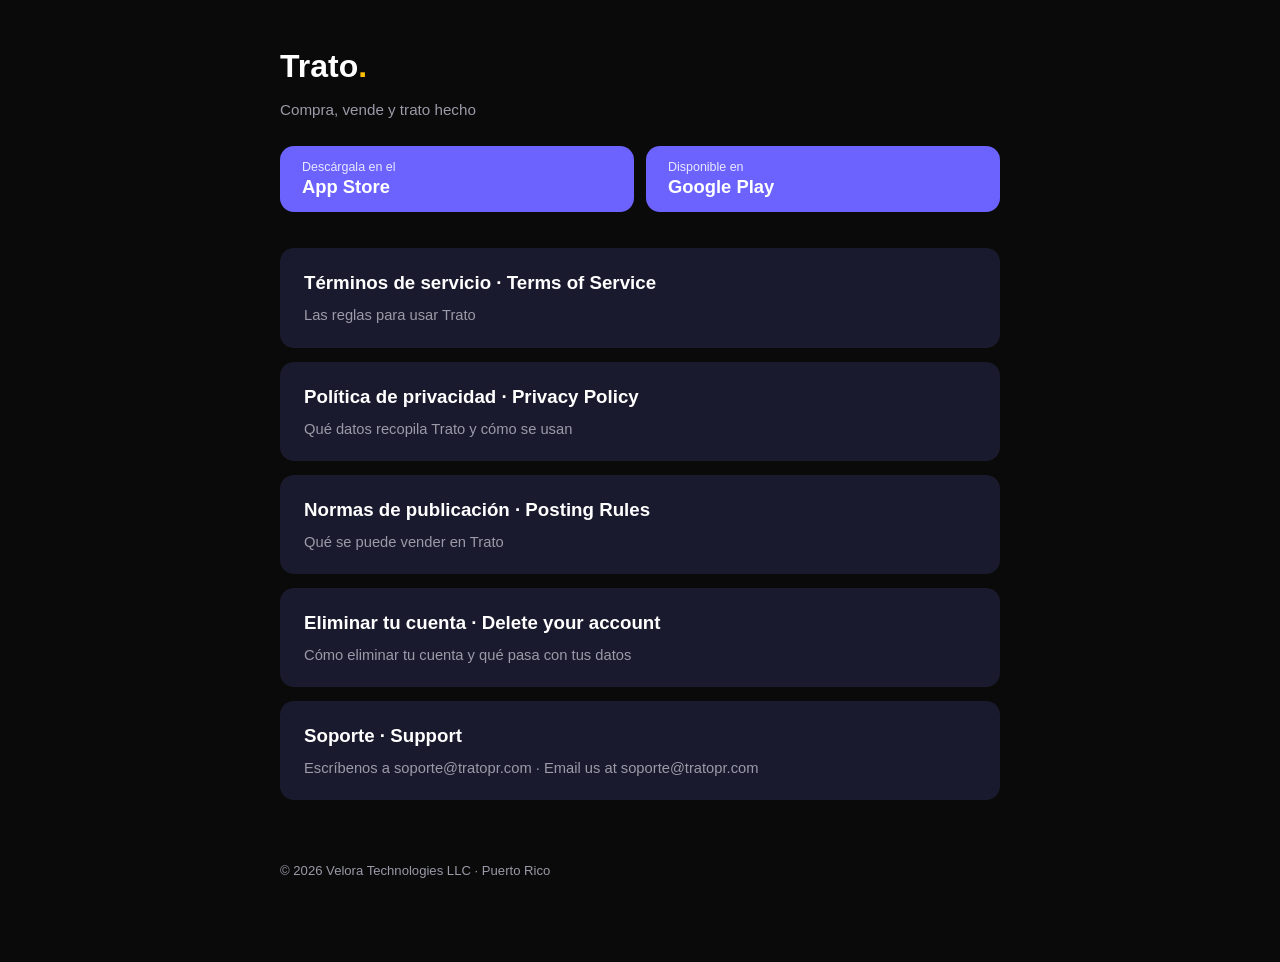
<file: index.html>
<!DOCTYPE html>
<html lang="es">
<head>
<meta charset="utf-8">
<meta name="viewport" content="width=device-width, initial-scale=1">
<title>Trato — Compra, vende y trato hecho</title>
<meta name="apple-itunes-app" content="app-id=6792514083">
<link rel="stylesheet" href="style.css">
</head>
<body>
<main>
  <a class="brand" href="./">Trato<span>.</span></a>
  <p class="tagline">Compra, vende y trato hecho</p>

  <div class="stores">
    <a class="store" href="https://apps.apple.com/us/app/trato-pr/id6792514083">
      <small>Descárgala en el</small>App Store
    </a>
    <a class="store" href="https://play.google.com/store/apps/details?id=com.trato.marketplace">
      <small>Disponible en</small>Google Play
    </a>
  </div>

  <a class="card" href="terminos.html">
    <h3>Términos de servicio · Terms of Service</h3>
    <p>Las reglas para usar Trato</p>
  </a>
  <a class="card" href="privacidad.html">
    <h3>Política de privacidad · Privacy Policy</h3>
    <p>Qué datos recopila Trato y cómo se usan</p>
  </a>
  <a class="card" href="normas.html">
    <h3>Normas de publicación · Posting Rules</h3>
    <p>Qué se puede vender en Trato</p>
  </a>
  <a class="card" href="eliminar-cuenta.html">
    <h3>Eliminar tu cuenta · Delete your account</h3>
    <p>Cómo eliminar tu cuenta y qué pasa con tus datos</p>
  </a>

  <a class="card" href="mailto:soporte@tratopr.com">
    <h3>Soporte · Support</h3>
    <p>Escríbenos a soporte@tratopr.com · Email us at soporte@tratopr.com</p>
  </a>

  <footer>© 2026 Velora Technologies LLC · Puerto Rico</footer>
</main>
</body>
</html>
</file>
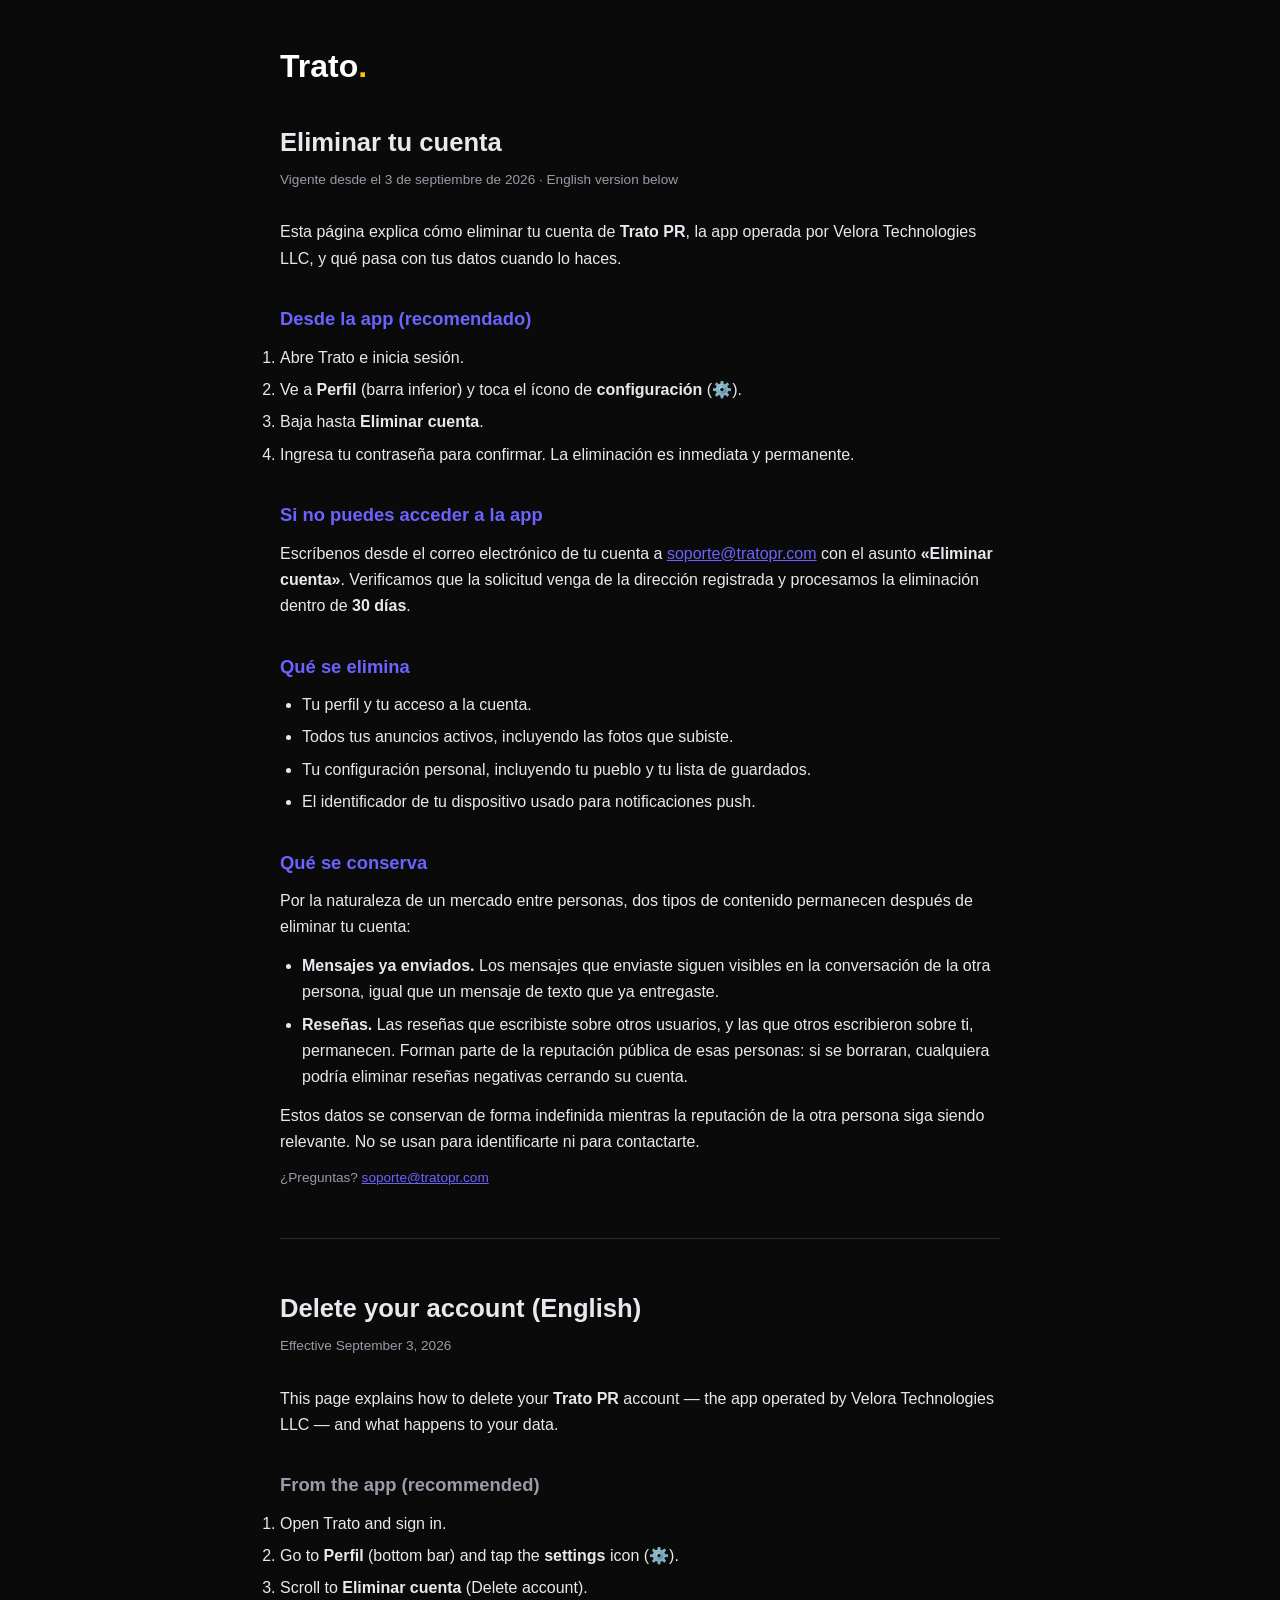
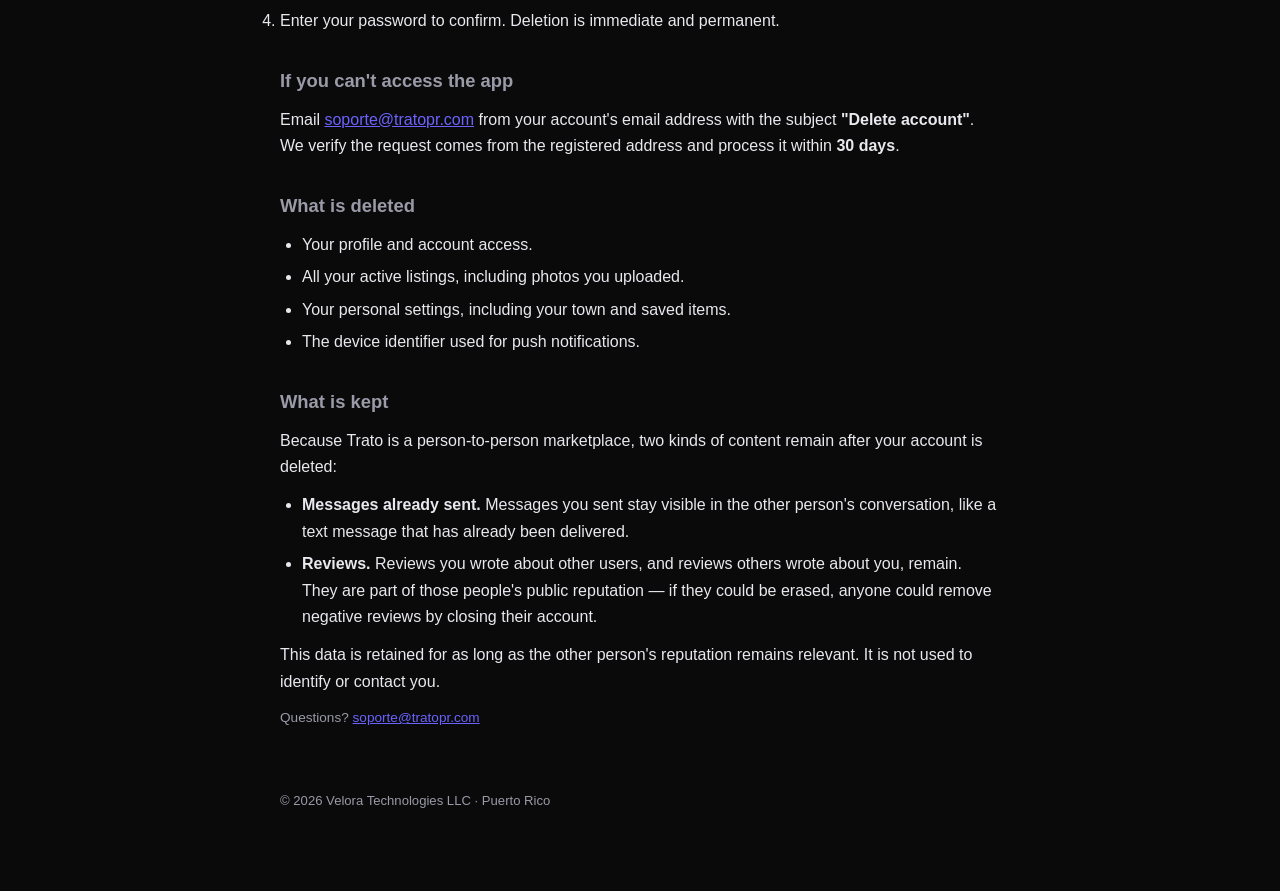
<file: eliminar-cuenta.html>
<!DOCTYPE html>
<html lang="es">
<head>
<meta charset="utf-8">
<meta name="viewport" content="width=device-width, initial-scale=1">
<title>Eliminar tu cuenta — Trato</title>
<link rel="stylesheet" href="style.css">
</head>
<body>
<main>
  <a class="brand" href="./">Trato<span>.</span></a>
  <h1>Eliminar tu cuenta</h1>
  <p class="updated">Vigente desde el 3 de septiembre de 2026 · English version below</p>

  <p>Esta página explica cómo eliminar tu cuenta de <strong>Trato PR</strong>, la app operada por Velora Technologies LLC, y qué pasa con tus datos cuando lo haces.</p>

  <h2>Desde la app (recomendado)</h2>
  <ol>
    <li>Abre Trato e inicia sesión.</li>
    <li>Ve a <strong>Perfil</strong> (barra inferior) y toca el ícono de <strong>configuración</strong> (⚙️).</li>
    <li>Baja hasta <strong>Eliminar cuenta</strong>.</li>
    <li>Ingresa tu contraseña para confirmar. La eliminación es inmediata y permanente.</li>
  </ol>

  <h2>Si no puedes acceder a la app</h2>
  <p>Escríbenos desde el correo electrónico de tu cuenta a <a href="mailto:soporte@tratopr.com">soporte@tratopr.com</a> con el asunto <strong>«Eliminar cuenta»</strong>. Verificamos que la solicitud venga de la dirección registrada y procesamos la eliminación dentro de <strong>30 días</strong>.</p>

  <h2>Qué se elimina</h2>
  <ul>
    <li>Tu perfil y tu acceso a la cuenta.</li>
    <li>Todos tus anuncios activos, incluyendo las fotos que subiste.</li>
    <li>Tu configuración personal, incluyendo tu pueblo y tu lista de guardados.</li>
    <li>El identificador de tu dispositivo usado para notificaciones push.</li>
  </ul>

  <h2>Qué se conserva</h2>
  <p>Por la naturaleza de un mercado entre personas, dos tipos de contenido permanecen después de eliminar tu cuenta:</p>
  <ul>
    <li><strong>Mensajes ya enviados.</strong> Los mensajes que enviaste siguen visibles en la conversación de la otra persona, igual que un mensaje de texto que ya entregaste.</li>
    <li><strong>Reseñas.</strong> Las reseñas que escribiste sobre otros usuarios, y las que otros escribieron sobre ti, permanecen. Forman parte de la reputación pública de esas personas: si se borraran, cualquiera podría eliminar reseñas negativas cerrando su cuenta.</li>
  </ul>
  <p>Estos datos se conservan de forma indefinida mientras la reputación de la otra persona siga siendo relevante. No se usan para identificarte ni para contactarte.</p>

  <p class="updated">¿Preguntas? <a href="mailto:soporte@tratopr.com">soporte@tratopr.com</a></p>

  <hr class="divider">

  <h1>Delete your account (English)</h1>
  <p class="updated">Effective September 3, 2026</p>

  <p>This page explains how to delete your <strong>Trato PR</strong> account — the app operated by Velora Technologies LLC — and what happens to your data.</p>

  <h2 class="en">From the app (recommended)</h2>
  <ol>
    <li>Open Trato and sign in.</li>
    <li>Go to <strong>Perfil</strong> (bottom bar) and tap the <strong>settings</strong> icon (⚙️).</li>
    <li>Scroll to <strong>Eliminar cuenta</strong> (Delete account).</li>
    <li>Enter your password to confirm. Deletion is immediate and permanent.</li>
  </ol>

  <h2 class="en">If you can't access the app</h2>
  <p>Email <a href="mailto:soporte@tratopr.com">soporte@tratopr.com</a> from your account's email address with the subject <strong>"Delete account"</strong>. We verify the request comes from the registered address and process it within <strong>30 days</strong>.</p>

  <h2 class="en">What is deleted</h2>
  <ul>
    <li>Your profile and account access.</li>
    <li>All your active listings, including photos you uploaded.</li>
    <li>Your personal settings, including your town and saved items.</li>
    <li>The device identifier used for push notifications.</li>
  </ul>

  <h2 class="en">What is kept</h2>
  <p>Because Trato is a person-to-person marketplace, two kinds of content remain after your account is deleted:</p>
  <ul>
    <li><strong>Messages already sent.</strong> Messages you sent stay visible in the other person's conversation, like a text message that has already been delivered.</li>
    <li><strong>Reviews.</strong> Reviews you wrote about other users, and reviews others wrote about you, remain. They are part of those people's public reputation — if they could be erased, anyone could remove negative reviews by closing their account.</li>
  </ul>
  <p>This data is retained for as long as the other person's reputation remains relevant. It is not used to identify or contact you.</p>

  <p class="updated">Questions? <a href="mailto:soporte@tratopr.com">soporte@tratopr.com</a></p>

  <footer>© 2026 Velora Technologies LLC · Puerto Rico</footer>
</main>
</body>
</html>
</file>
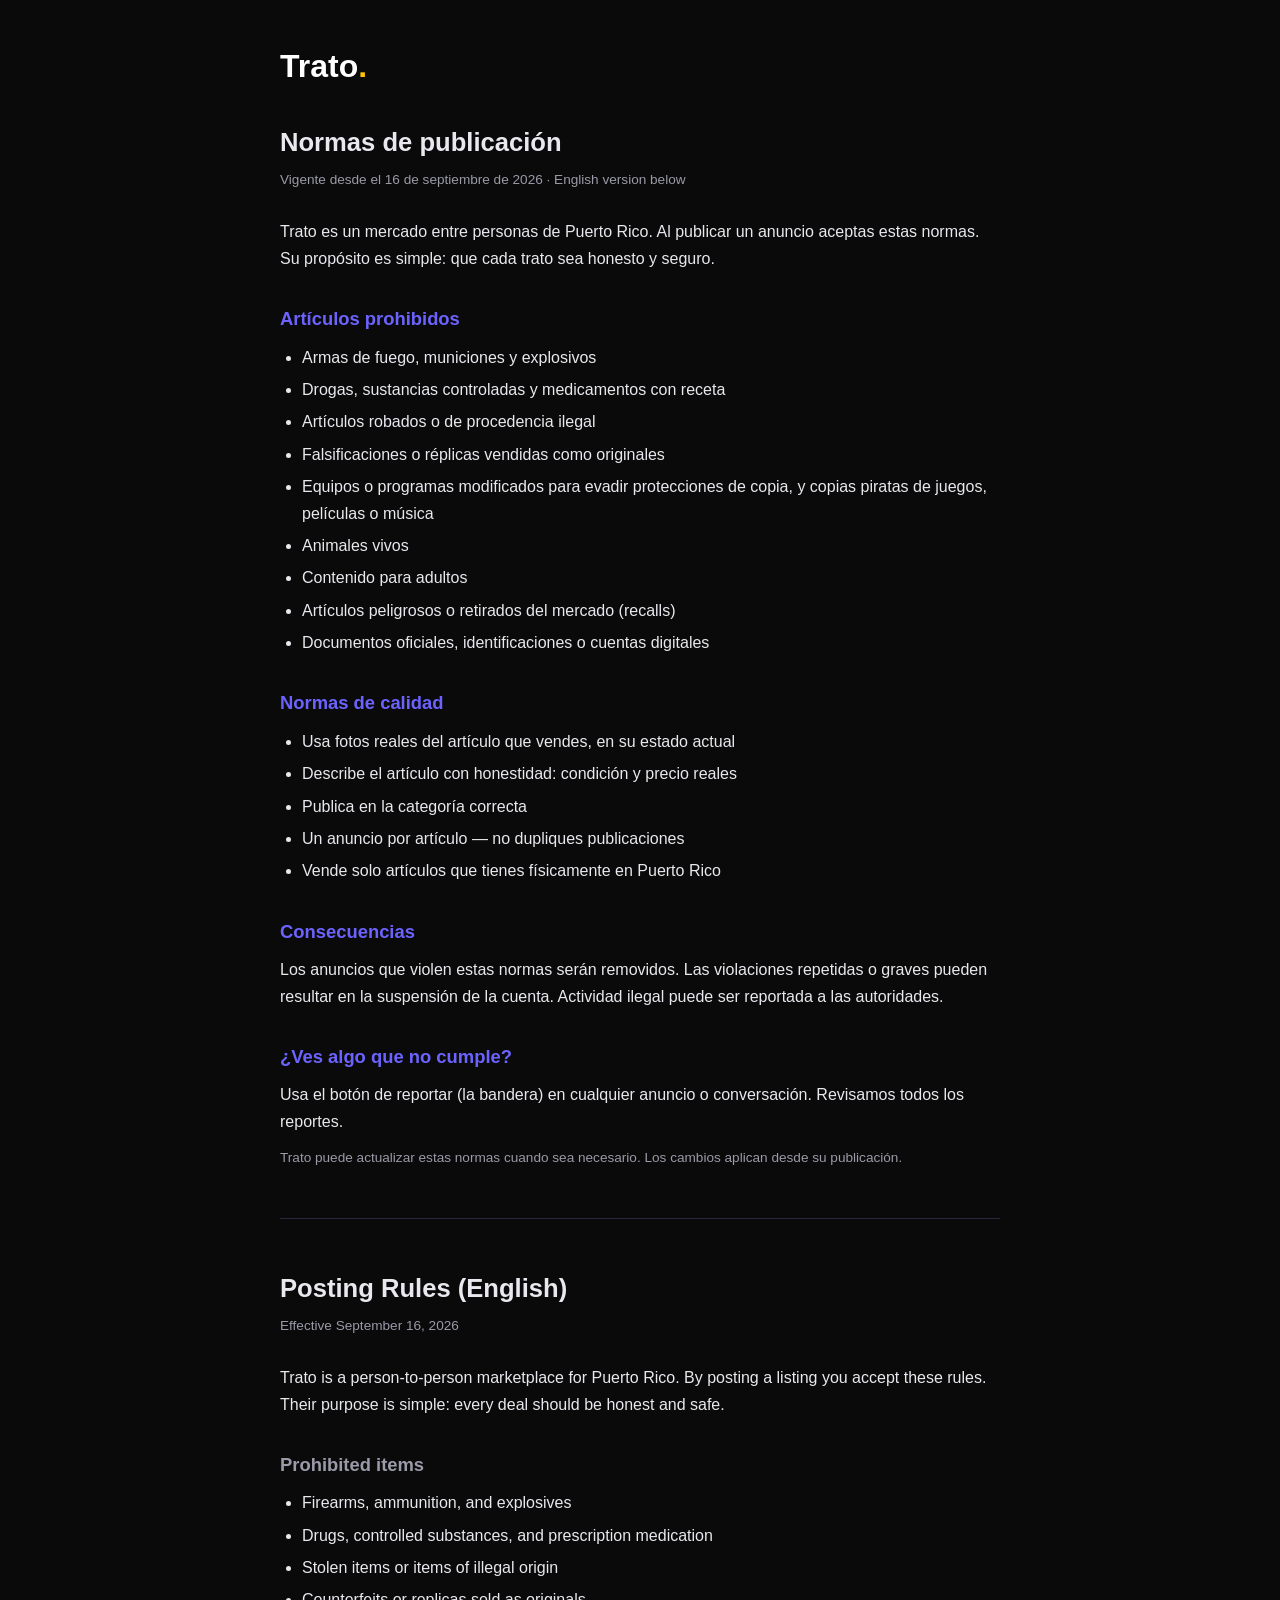
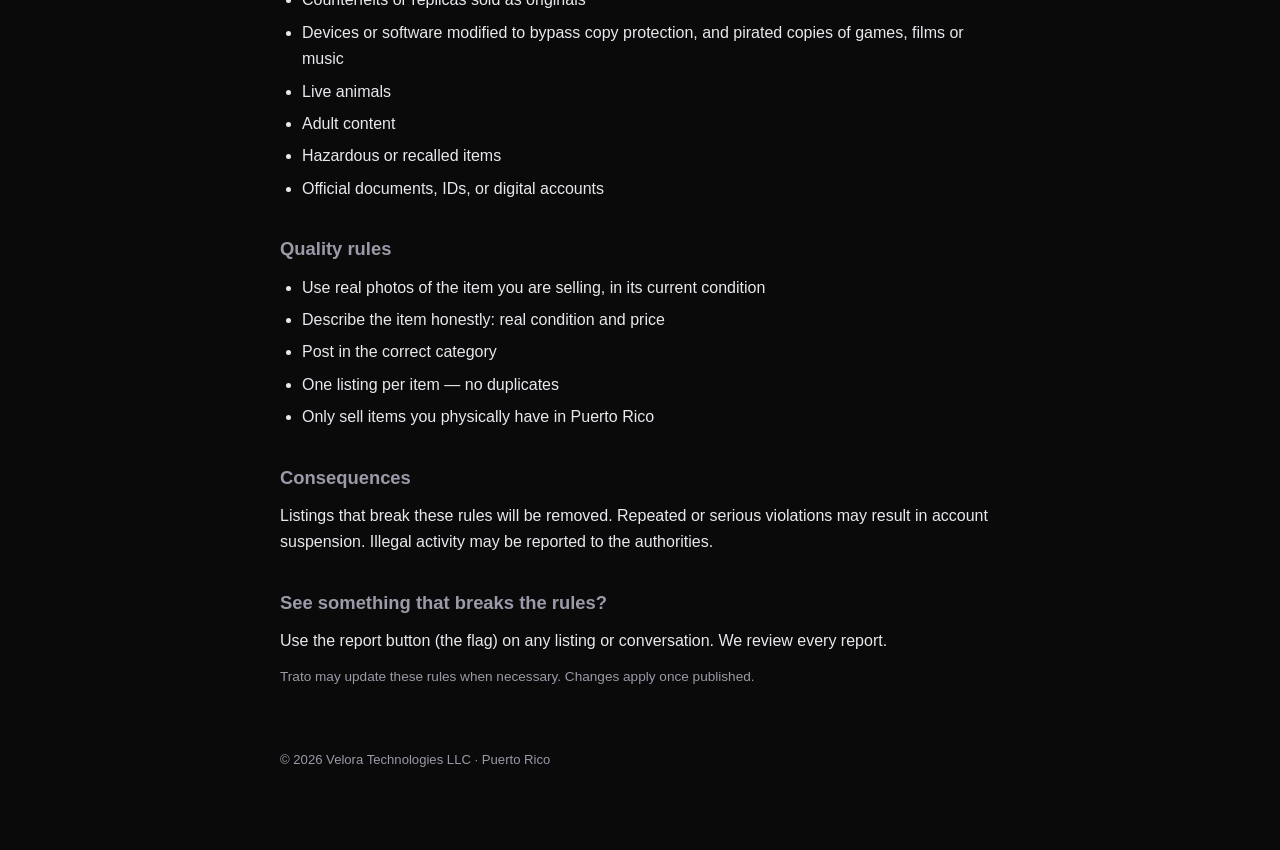
<file: normas.html>
<!DOCTYPE html>
<html lang="es">
<head>
<meta charset="utf-8">
<meta name="viewport" content="width=device-width, initial-scale=1">
<title>Normas de publicación — Trato</title>
<link rel="stylesheet" href="style.css">
</head>
<body>
<main>
  <a class="brand" href="./">Trato<span>.</span></a>
  <h1>Normas de publicación</h1>
  <p class="updated">Vigente desde el 16 de septiembre de 2026 · English version below</p>

  <p>Trato es un mercado entre personas de Puerto Rico. Al publicar un anuncio aceptas estas normas. Su propósito es simple: que cada trato sea honesto y seguro.</p>

  <h2>Artículos prohibidos</h2>
  <ul>
    <li>Armas de fuego, municiones y explosivos</li>
    <li>Drogas, sustancias controladas y medicamentos con receta</li>
    <li>Artículos robados o de procedencia ilegal</li>
    <li>Falsificaciones o réplicas vendidas como originales</li>
    <li>Equipos o programas modificados para evadir protecciones de copia, y copias piratas de juegos, películas o música</li>
    <li>Animales vivos</li>
    <li>Contenido para adultos</li>
    <li>Artículos peligrosos o retirados del mercado (recalls)</li>
    <li>Documentos oficiales, identificaciones o cuentas digitales</li>
  </ul>

  <h2>Normas de calidad</h2>
  <ul>
    <li>Usa fotos reales del artículo que vendes, en su estado actual</li>
    <li>Describe el artículo con honestidad: condición y precio reales</li>
    <li>Publica en la categoría correcta</li>
    <li>Un anuncio por artículo — no dupliques publicaciones</li>
    <li>Vende solo artículos que tienes físicamente en Puerto Rico</li>
  </ul>

  <h2>Consecuencias</h2>
  <p>Los anuncios que violen estas normas serán removidos. Las violaciones repetidas o graves pueden resultar en la suspensión de la cuenta. Actividad ilegal puede ser reportada a las autoridades.</p>

  <h2>¿Ves algo que no cumple?</h2>
  <p>Usa el botón de reportar (la bandera) en cualquier anuncio o conversación. Revisamos todos los reportes.</p>

  <p class="updated">Trato puede actualizar estas normas cuando sea necesario. Los cambios aplican desde su publicación.</p>

  <hr class="divider">

  <h1>Posting Rules (English)</h1>
  <p class="updated">Effective September 16, 2026</p>

  <p>Trato is a person-to-person marketplace for Puerto Rico. By posting a listing you accept these rules. Their purpose is simple: every deal should be honest and safe.</p>

  <h2 class="en">Prohibited items</h2>
  <ul>
    <li>Firearms, ammunition, and explosives</li>
    <li>Drugs, controlled substances, and prescription medication</li>
    <li>Stolen items or items of illegal origin</li>
    <li>Counterfeits or replicas sold as originals</li>
    <li>Devices or software modified to bypass copy protection, and pirated copies of games, films or music</li>
    <li>Live animals</li>
    <li>Adult content</li>
    <li>Hazardous or recalled items</li>
    <li>Official documents, IDs, or digital accounts</li>
  </ul>

  <h2 class="en">Quality rules</h2>
  <ul>
    <li>Use real photos of the item you are selling, in its current condition</li>
    <li>Describe the item honestly: real condition and price</li>
    <li>Post in the correct category</li>
    <li>One listing per item — no duplicates</li>
    <li>Only sell items you physically have in Puerto Rico</li>
  </ul>

  <h2 class="en">Consequences</h2>
  <p>Listings that break these rules will be removed. Repeated or serious violations may result in account suspension. Illegal activity may be reported to the authorities.</p>

  <h2 class="en">See something that breaks the rules?</h2>
  <p>Use the report button (the flag) on any listing or conversation. We review every report.</p>

  <p class="updated">Trato may update these rules when necessary. Changes apply once published.</p>

  <footer>© 2026 Velora Technologies LLC · Puerto Rico</footer>
</main>
</body>
</html>
</file>
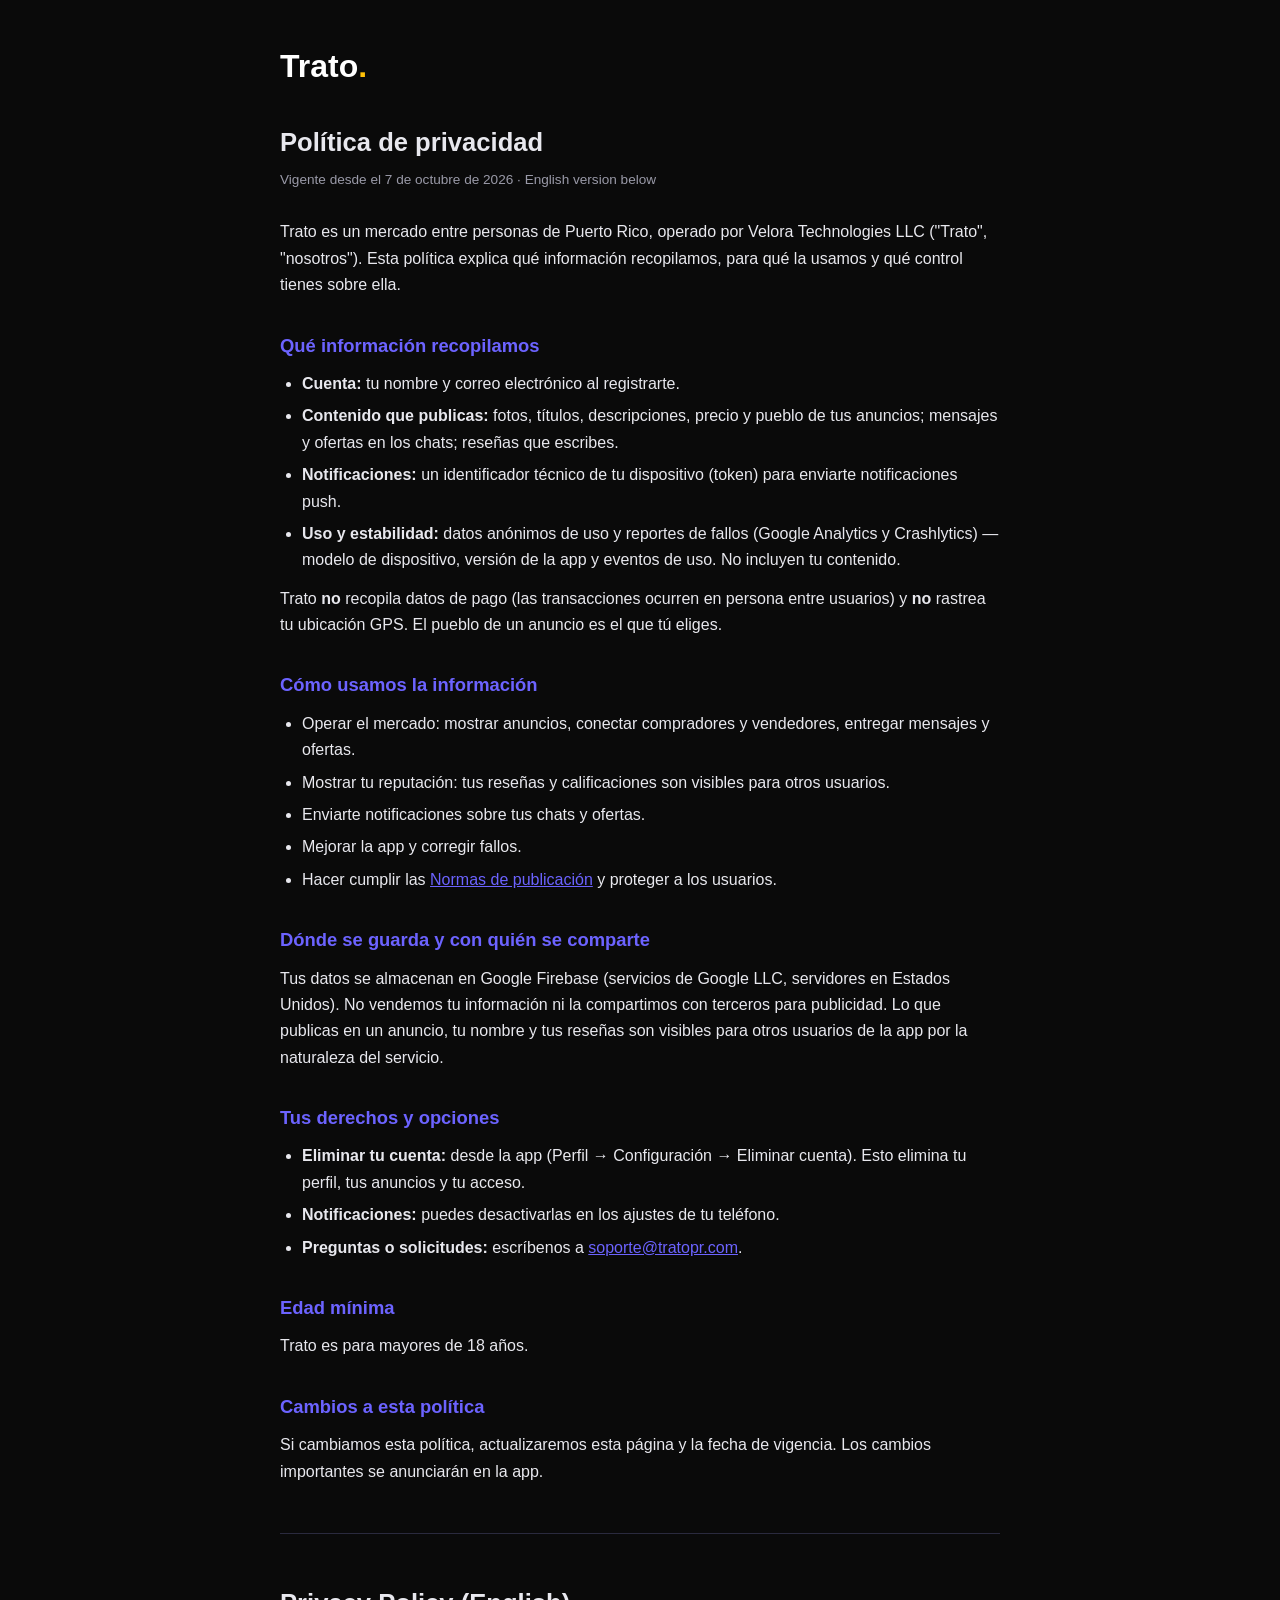
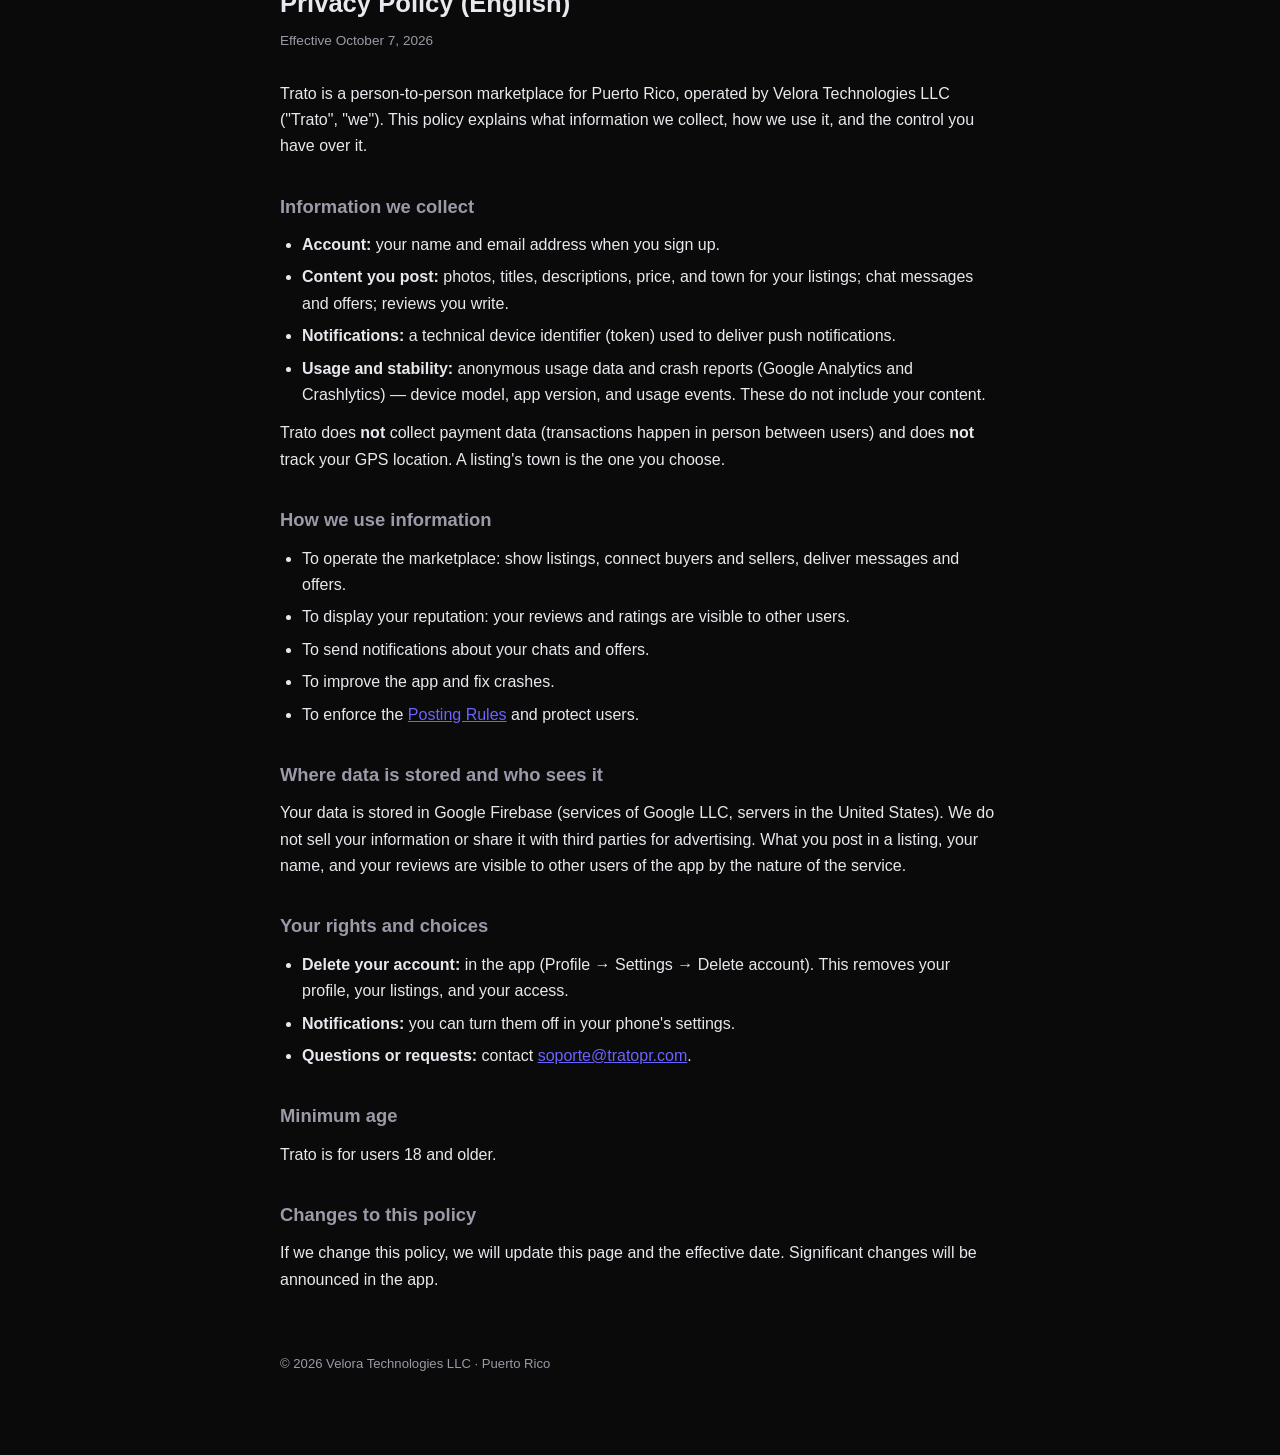
<file: privacidad.html>
<!DOCTYPE html>
<html lang="es">
<head>
<meta charset="utf-8">
<meta name="viewport" content="width=device-width, initial-scale=1">
<title>Política de privacidad — Trato</title>
<link rel="stylesheet" href="style.css">
</head>
<body>
<main>
  <a class="brand" href="./">Trato<span>.</span></a>
  <h1>Política de privacidad</h1>
  <p class="updated">Vigente desde el 7 de octubre de 2026 · English version below</p>

  <p>Trato es un mercado entre personas de Puerto Rico, operado por Velora Technologies LLC ("Trato", "nosotros"). Esta política explica qué información recopilamos, para qué la usamos y qué control tienes sobre ella.</p>

  <h2>Qué información recopilamos</h2>
  <ul>
    <li><strong>Cuenta:</strong> tu nombre y correo electrónico al registrarte.</li>
    <li><strong>Contenido que publicas:</strong> fotos, títulos, descripciones, precio y pueblo de tus anuncios; mensajes y ofertas en los chats; reseñas que escribes.</li>
    <li><strong>Notificaciones:</strong> un identificador técnico de tu dispositivo (token) para enviarte notificaciones push.</li>
    <li><strong>Uso y estabilidad:</strong> datos anónimos de uso y reportes de fallos (Google Analytics y Crashlytics) — modelo de dispositivo, versión de la app y eventos de uso. No incluyen tu contenido.</li>
  </ul>
  <p>Trato <strong>no</strong> recopila datos de pago (las transacciones ocurren en persona entre usuarios) y <strong>no</strong> rastrea tu ubicación GPS. El pueblo de un anuncio es el que tú eliges.</p>

  <h2>Cómo usamos la información</h2>
  <ul>
    <li>Operar el mercado: mostrar anuncios, conectar compradores y vendedores, entregar mensajes y ofertas.</li>
    <li>Mostrar tu reputación: tus reseñas y calificaciones son visibles para otros usuarios.</li>
    <li>Enviarte notificaciones sobre tus chats y ofertas.</li>
    <li>Mejorar la app y corregir fallos.</li>
    <li>Hacer cumplir las <a href="normas.html">Normas de publicación</a> y proteger a los usuarios.</li>
  </ul>

  <h2>Dónde se guarda y con quién se comparte</h2>
  <p>Tus datos se almacenan en Google Firebase (servicios de Google LLC, servidores en Estados Unidos). No vendemos tu información ni la compartimos con terceros para publicidad. Lo que publicas en un anuncio, tu nombre y tus reseñas son visibles para otros usuarios de la app por la naturaleza del servicio.</p>

  <h2>Tus derechos y opciones</h2>
  <ul>
    <li><strong>Eliminar tu cuenta:</strong> desde la app (Perfil → Configuración → Eliminar cuenta). Esto elimina tu perfil, tus anuncios y tu acceso.</li>
    <li><strong>Notificaciones:</strong> puedes desactivarlas en los ajustes de tu teléfono.</li>
    <li><strong>Preguntas o solicitudes:</strong> escríbenos a <a href="mailto:soporte@tratopr.com">soporte@tratopr.com</a>.</li>
  </ul>

  <h2>Edad mínima</h2>
  <p>Trato es para mayores de 18 años.</p>

  <h2>Cambios a esta política</h2>
  <p>Si cambiamos esta política, actualizaremos esta página y la fecha de vigencia. Los cambios importantes se anunciarán en la app.</p>

  <hr class="divider">

  <h1>Privacy Policy (English)</h1>
  <p class="updated">Effective October 7, 2026</p>

  <p>Trato is a person-to-person marketplace for Puerto Rico, operated by Velora Technologies LLC ("Trato", "we"). This policy explains what information we collect, how we use it, and the control you have over it.</p>

  <h2 class="en">Information we collect</h2>
  <ul>
    <li><strong>Account:</strong> your name and email address when you sign up.</li>
    <li><strong>Content you post:</strong> photos, titles, descriptions, price, and town for your listings; chat messages and offers; reviews you write.</li>
    <li><strong>Notifications:</strong> a technical device identifier (token) used to deliver push notifications.</li>
    <li><strong>Usage and stability:</strong> anonymous usage data and crash reports (Google Analytics and Crashlytics) — device model, app version, and usage events. These do not include your content.</li>
  </ul>
  <p>Trato does <strong>not</strong> collect payment data (transactions happen in person between users) and does <strong>not</strong> track your GPS location. A listing's town is the one you choose.</p>

  <h2 class="en">How we use information</h2>
  <ul>
    <li>To operate the marketplace: show listings, connect buyers and sellers, deliver messages and offers.</li>
    <li>To display your reputation: your reviews and ratings are visible to other users.</li>
    <li>To send notifications about your chats and offers.</li>
    <li>To improve the app and fix crashes.</li>
    <li>To enforce the <a href="normas.html">Posting Rules</a> and protect users.</li>
  </ul>

  <h2 class="en">Where data is stored and who sees it</h2>
  <p>Your data is stored in Google Firebase (services of Google LLC, servers in the United States). We do not sell your information or share it with third parties for advertising. What you post in a listing, your name, and your reviews are visible to other users of the app by the nature of the service.</p>

  <h2 class="en">Your rights and choices</h2>
  <ul>
    <li><strong>Delete your account:</strong> in the app (Profile → Settings → Delete account). This removes your profile, your listings, and your access.</li>
    <li><strong>Notifications:</strong> you can turn them off in your phone's settings.</li>
    <li><strong>Questions or requests:</strong> contact <a href="mailto:soporte@tratopr.com">soporte@tratopr.com</a>.</li>
  </ul>

  <h2 class="en">Minimum age</h2>
  <p>Trato is for users 18 and older.</p>

  <h2 class="en">Changes to this policy</h2>
  <p>If we change this policy, we will update this page and the effective date. Significant changes will be announced in the app.</p>

  <footer>© 2026 Velora Technologies LLC · Puerto Rico</footer>
</main>
</body>
</html>
</file>
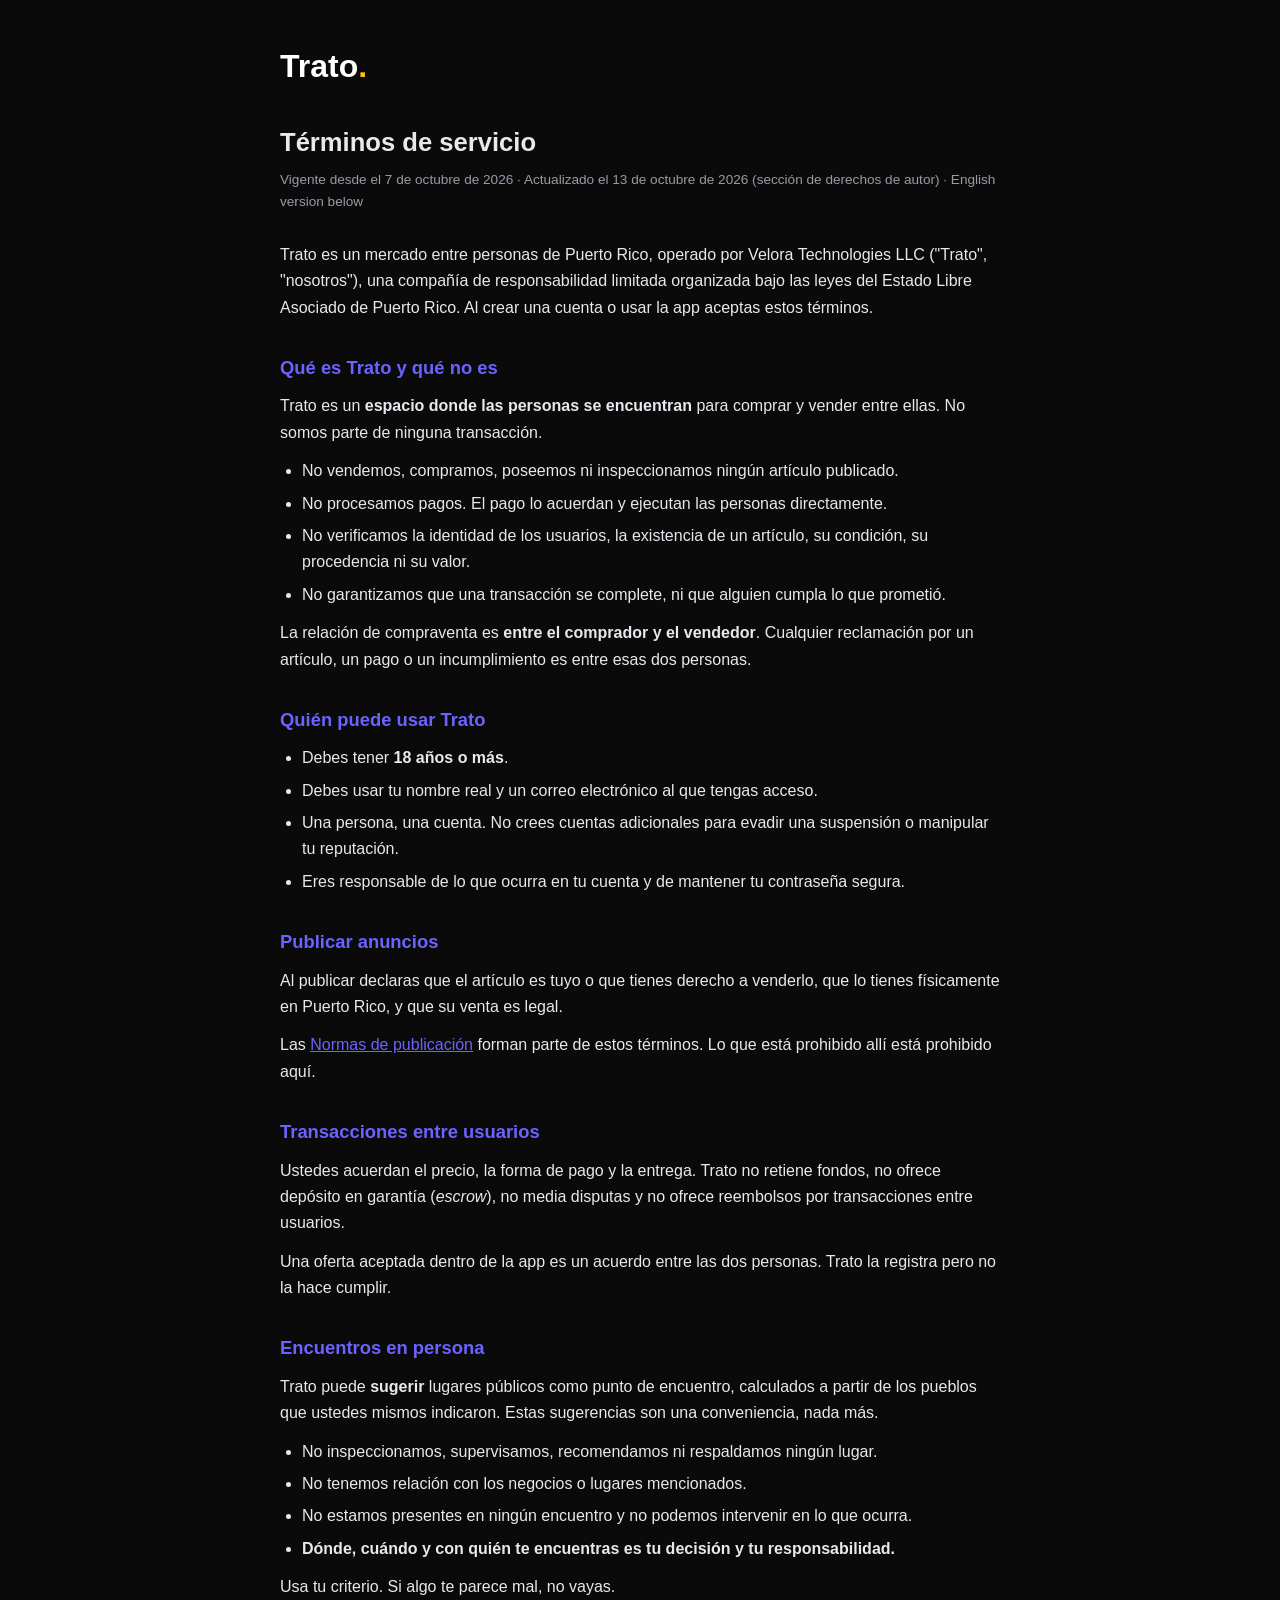
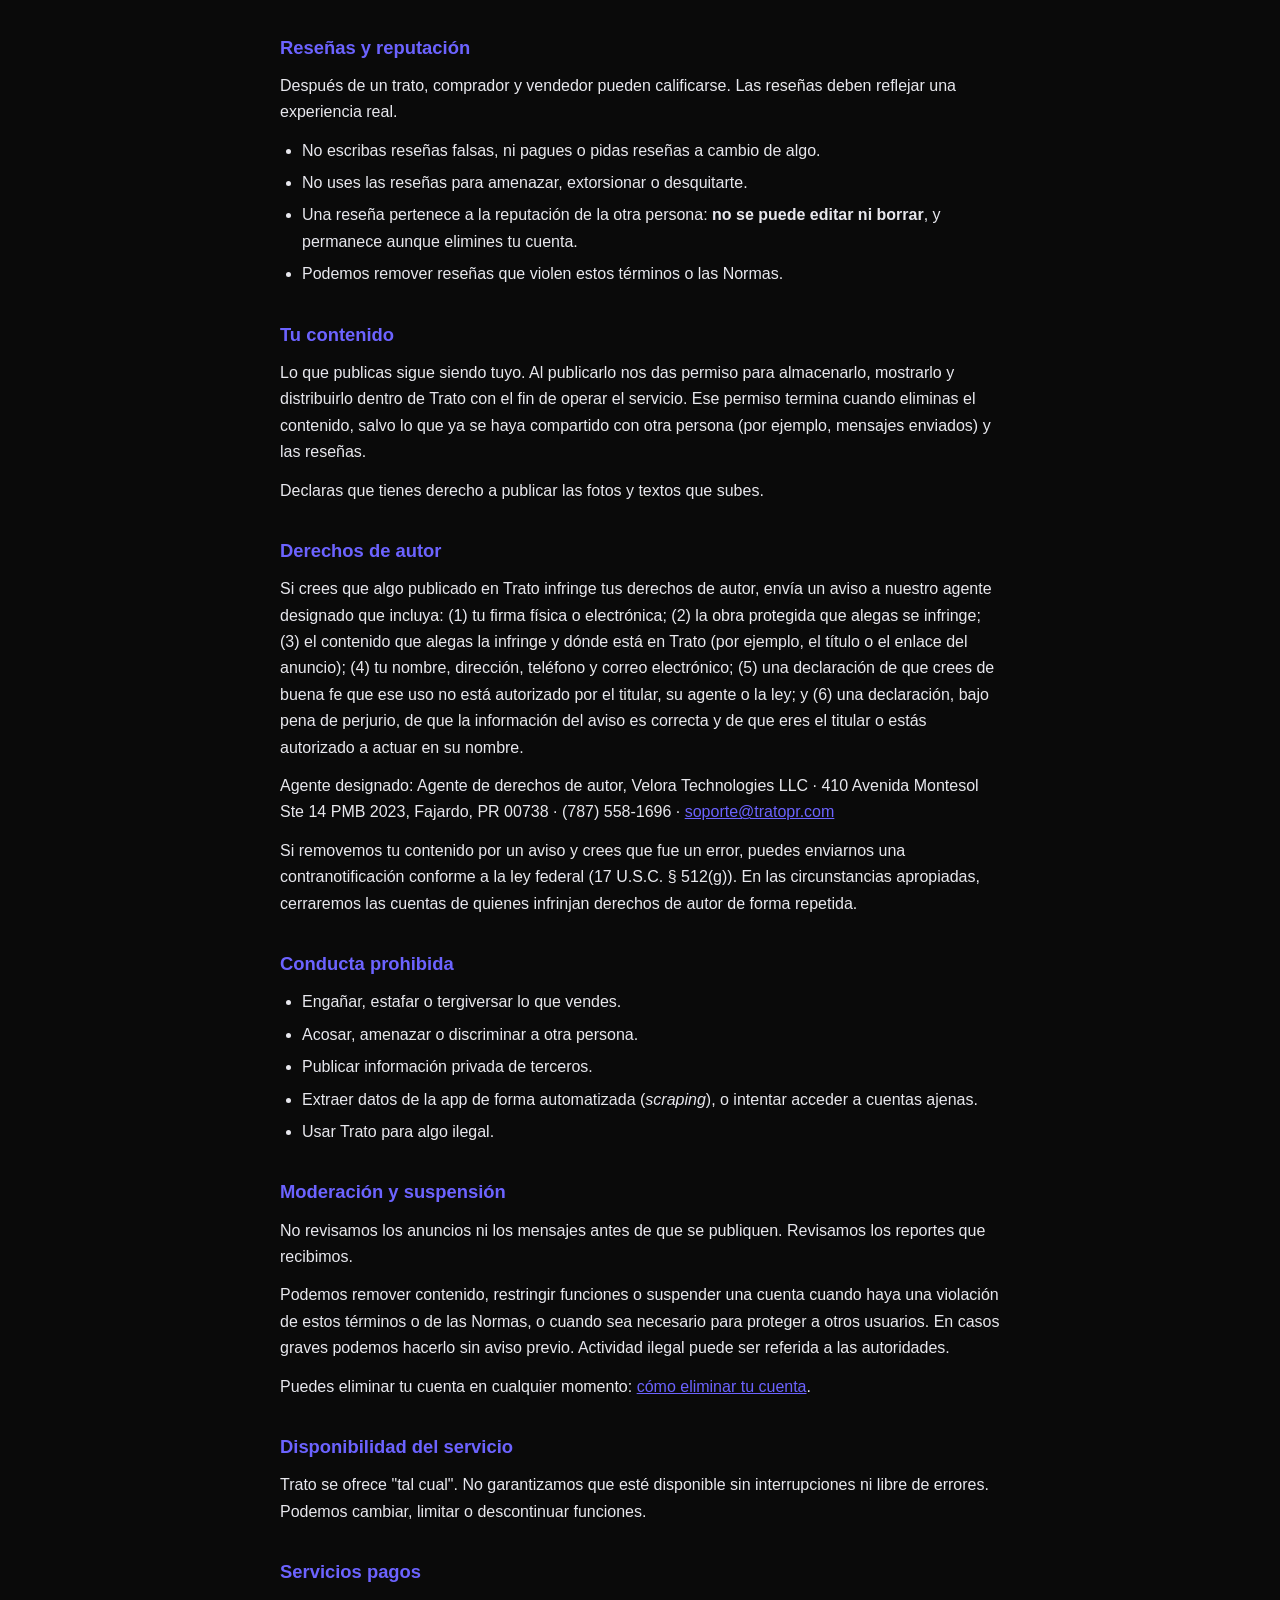
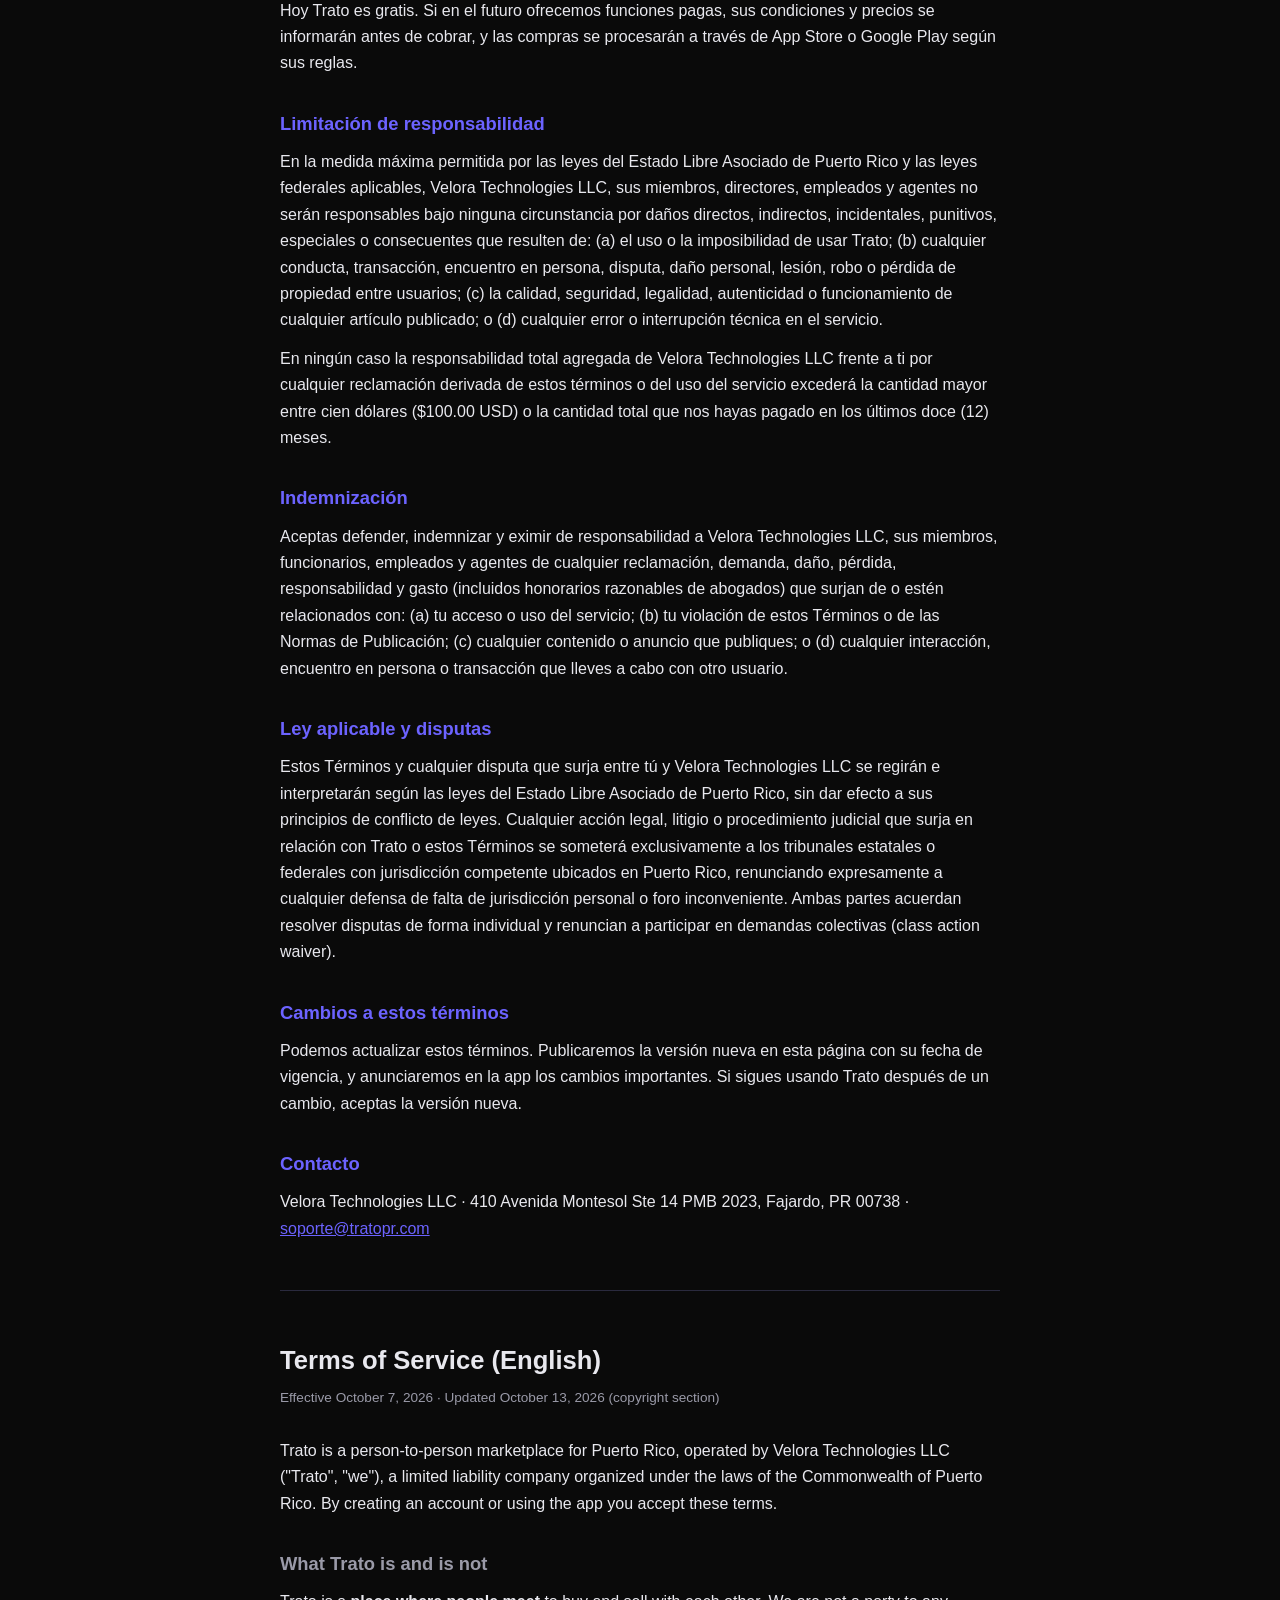
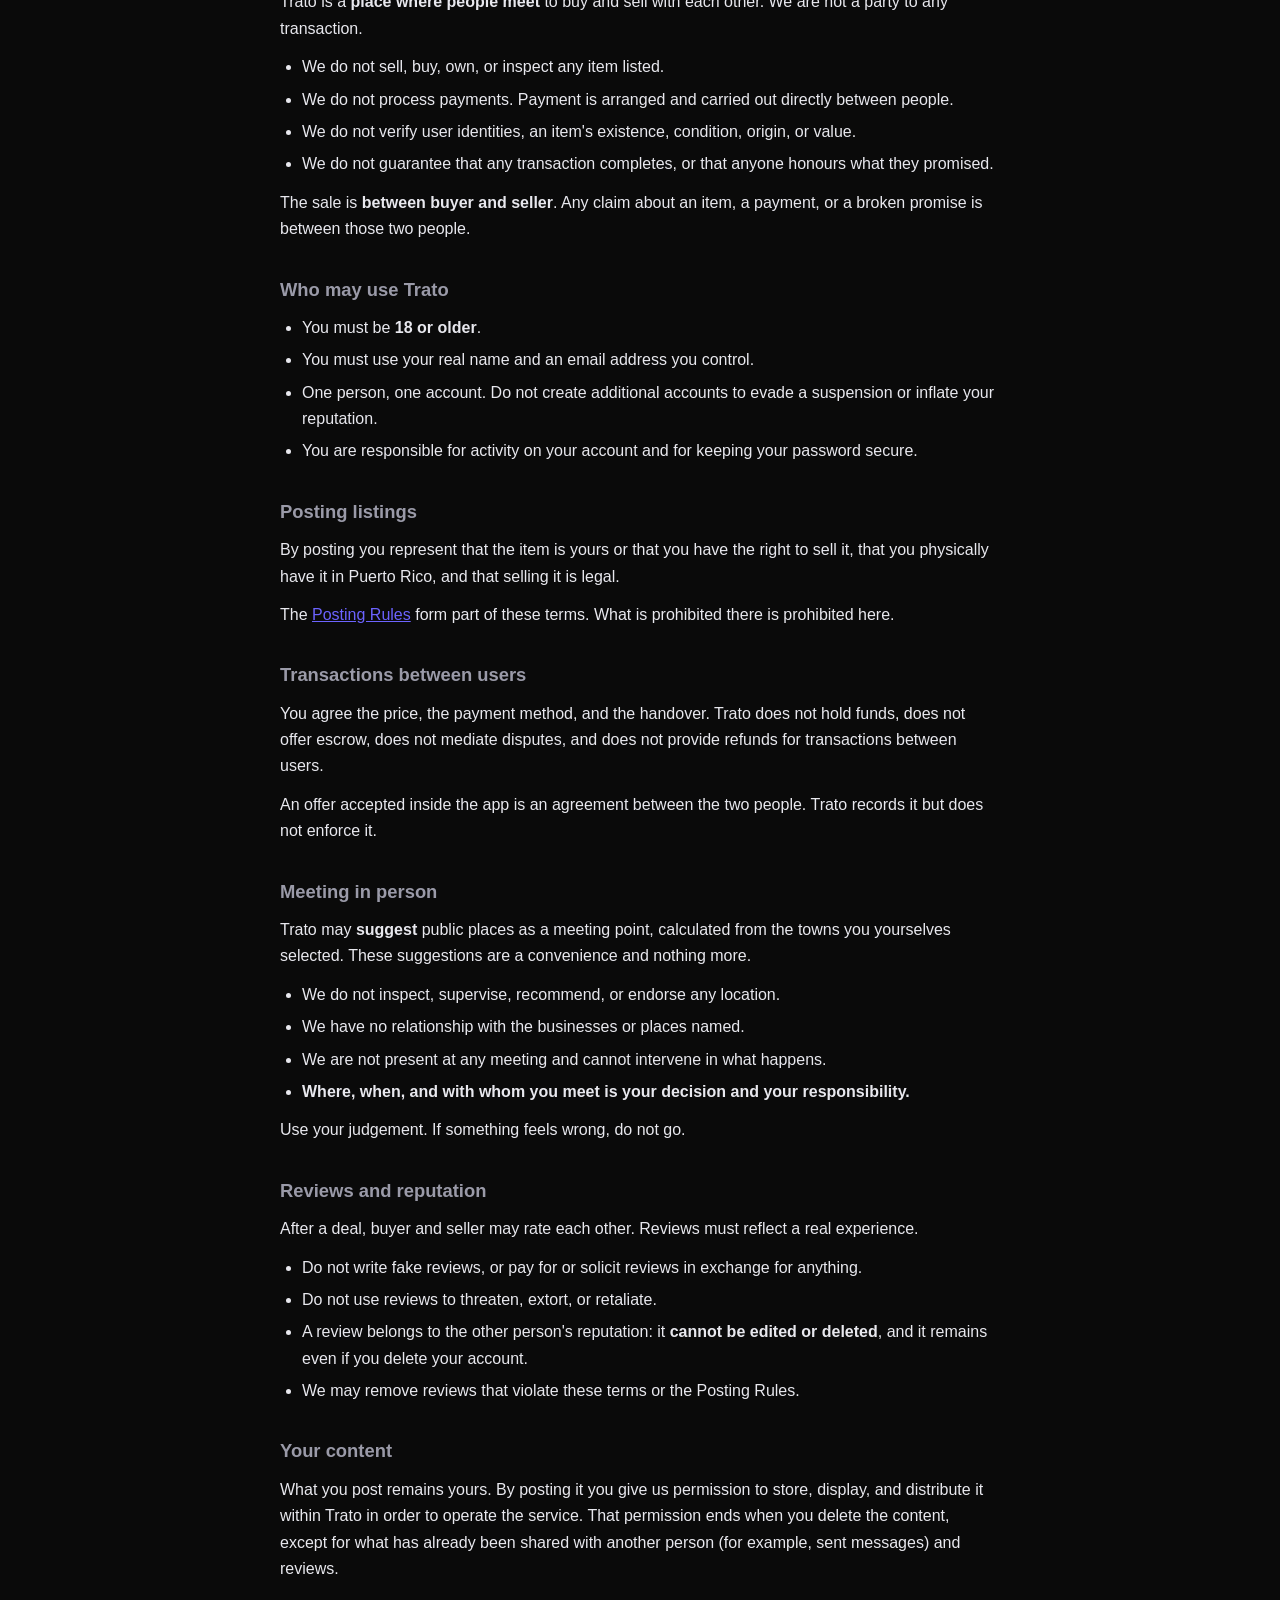
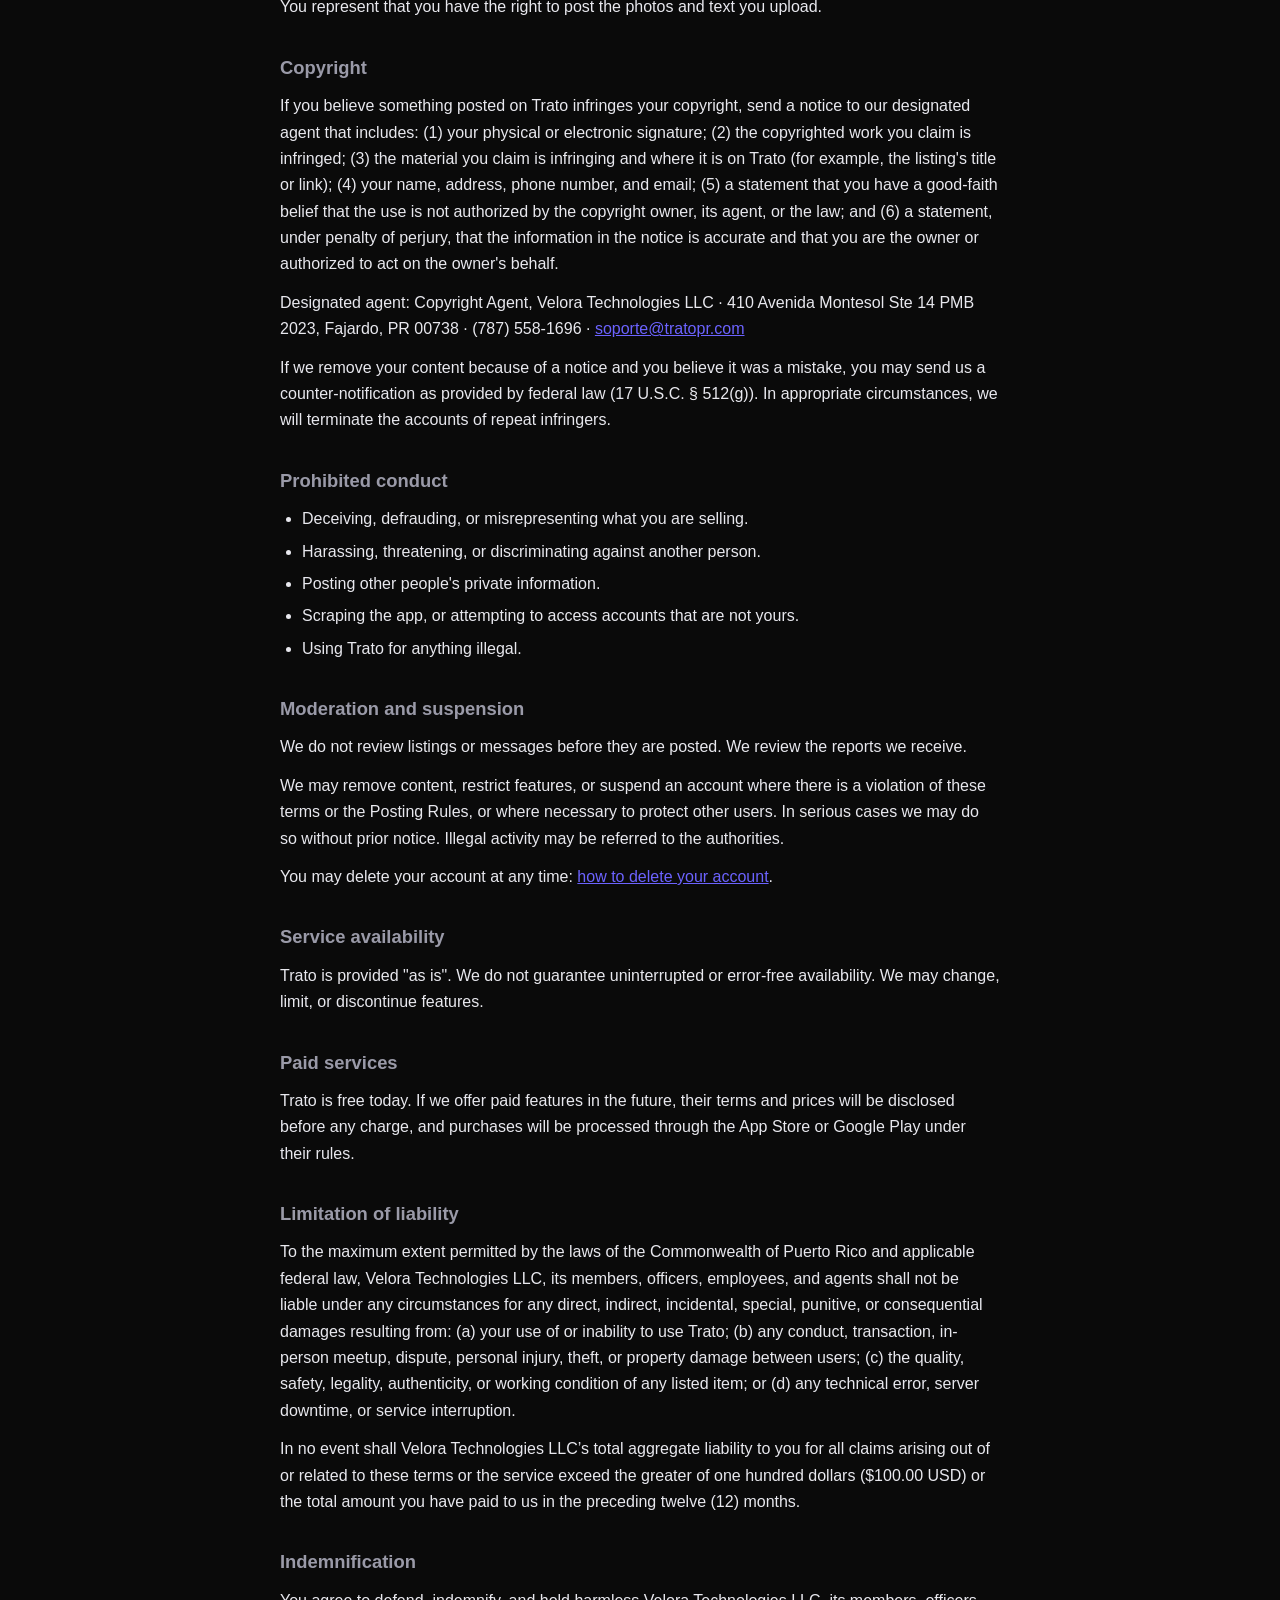
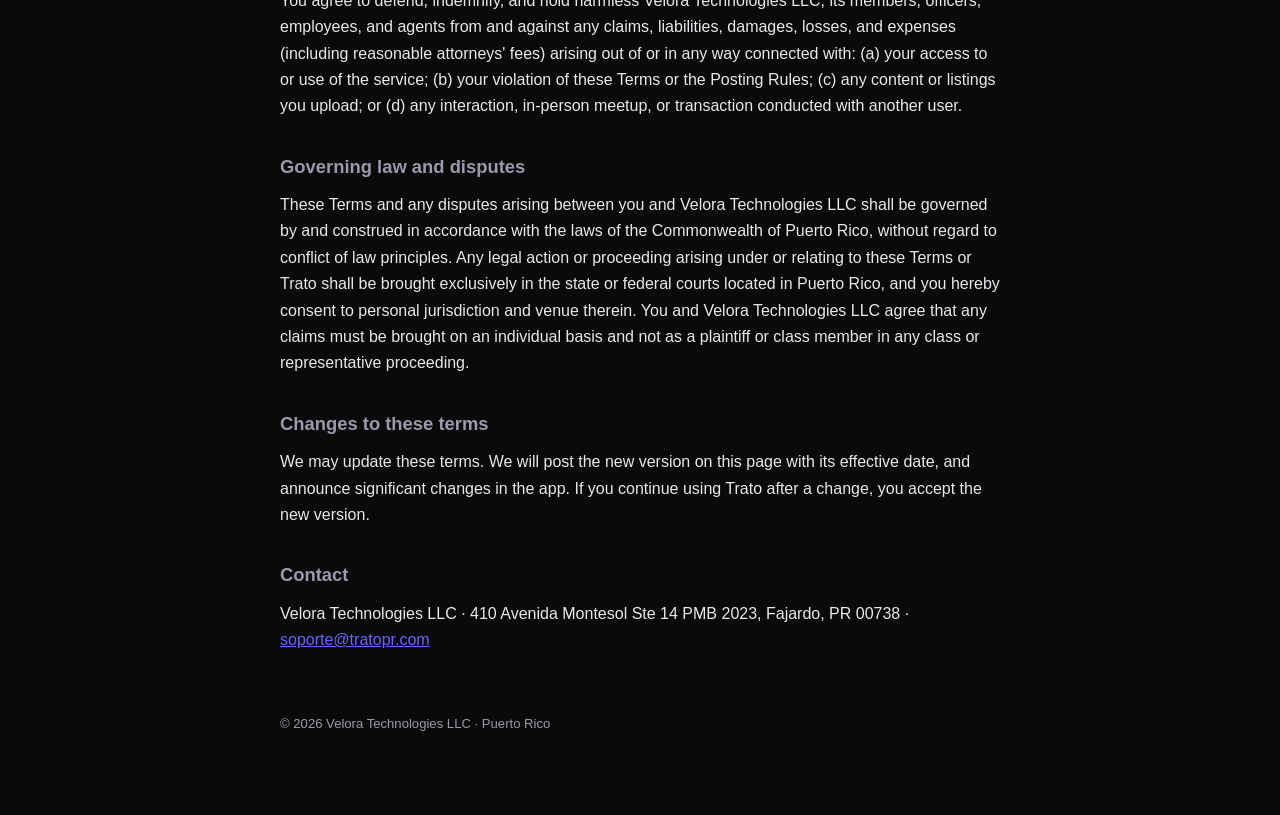
<file: terminos.html>
<!DOCTYPE html>
<html lang="es">
<head>
<meta charset="utf-8">
<meta name="viewport" content="width=device-width, initial-scale=1">
<title>Términos de servicio — Trato</title>
<link rel="stylesheet" href="style.css">
<style>

@media print {
  body { background: #fff !important; color: #000 !important;
         font-family: Georgia, "Times New Roman", serif; font-size: 11pt;
         line-height: 1.5; padding: 0; }
  main { max-width: none; }
  .brand { color: #000 !important; font-size: 1.4rem; }
  .brand span { color: #000 !important; }
  h1 { color: #000 !important; font-size: 17pt; margin-top: 18pt;
       page-break-after: avoid; }
  h2, h2.en { color: #000 !important; font-size: 12.5pt; margin-top: 16pt;
              border-bottom: 1px solid #999; padding-bottom: 2pt;
              page-break-after: avoid; }
  p, li { color: #000 !important; }
  a { color: #000 !important; text-decoration: underline; }
  .updated { color: #333 !important; font-style: italic; }
  .divider { border-top: 2px solid #000; page-break-before: always; }
  ul, p { page-break-inside: avoid; }
  footer { color: #333 !important; border-top: 1px solid #999;
           margin-top: 24pt; padding-top: 6pt; }
  @page { margin: 18mm 16mm; }
}
</style>
</head>
<body>
<main>
  <a class="brand" href="./">Trato<span>.</span></a>


  <h1>Términos de servicio</h1>
  <p class="updated">Vigente desde el 7 de octubre de 2026 · Actualizado el 13 de octubre de 2026 (sección de derechos de autor) · English version below</p>

  <p>Trato es un mercado entre personas de Puerto Rico, operado por Velora Technologies LLC ("Trato", "nosotros"), una compañía de responsabilidad limitada organizada bajo las leyes del Estado Libre Asociado de Puerto Rico. Al crear una cuenta o usar la app aceptas estos términos.</p>

  <h2>Qué es Trato y qué no es</h2>
  <p>Trato es un <strong>espacio donde las personas se encuentran</strong> para comprar y vender entre ellas. No somos parte de ninguna transacción.</p>
  <ul>
    <li>No vendemos, compramos, poseemos ni inspeccionamos ningún artículo publicado.</li>
    <li>No procesamos pagos. El pago lo acuerdan y ejecutan las personas directamente.</li>
    <li>No verificamos la identidad de los usuarios, la existencia de un artículo, su condición, su procedencia ni su valor.</li>
    <li>No garantizamos que una transacción se complete, ni que alguien cumpla lo que prometió.</li>
  </ul>
  <p>La relación de compraventa es <strong>entre el comprador y el vendedor</strong>. Cualquier reclamación por un artículo, un pago o un incumplimiento es entre esas dos personas.</p>

  <h2>Quién puede usar Trato</h2>
  <ul>
    <li>Debes tener <strong>18 años o más</strong>.</li>
    <li>Debes usar tu nombre real y un correo electrónico al que tengas acceso.</li>
    <li>Una persona, una cuenta. No crees cuentas adicionales para evadir una suspensión o manipular tu reputación.</li>
    <li>Eres responsable de lo que ocurra en tu cuenta y de mantener tu contraseña segura.</li>
  </ul>

  <h2>Publicar anuncios</h2>
  <p>Al publicar declaras que el artículo es tuyo o que tienes derecho a venderlo, que lo tienes físicamente en Puerto Rico, y que su venta es legal.</p>
  <p>Las <a href="normas.html">Normas de publicación</a> forman parte de estos términos. Lo que está prohibido allí está prohibido aquí.</p>

  <h2>Transacciones entre usuarios</h2>
  <p>Ustedes acuerdan el precio, la forma de pago y la entrega. Trato no retiene fondos, no ofrece depósito en garantía (<em>escrow</em>), no media disputas y no ofrece reembolsos por transacciones entre usuarios.</p>
  <p>Una oferta aceptada dentro de la app es un acuerdo entre las dos personas. Trato la registra pero no la hace cumplir.</p>

  <h2>Encuentros en persona</h2>
  <p>Trato puede <strong>sugerir</strong> lugares públicos como punto de encuentro, calculados a partir de los pueblos que ustedes mismos indicaron. Estas sugerencias son una conveniencia, nada más.</p>
  <ul>
    <li>No inspeccionamos, supervisamos, recomendamos ni respaldamos ningún lugar.</li>
    <li>No tenemos relación con los negocios o lugares mencionados.</li>
    <li>No estamos presentes en ningún encuentro y no podemos intervenir en lo que ocurra.</li>
    <li><strong>Dónde, cuándo y con quién te encuentras es tu decisión y tu responsabilidad.</strong></li>
  </ul>
  <p>Usa tu criterio. Si algo te parece mal, no vayas.</p>

  <h2>Reseñas y reputación</h2>
  <p>Después de un trato, comprador y vendedor pueden calificarse. Las reseñas deben reflejar una experiencia real.</p>
  <ul>
    <li>No escribas reseñas falsas, ni pagues o pidas reseñas a cambio de algo.</li>
    <li>No uses las reseñas para amenazar, extorsionar o desquitarte.</li>
    <li>Una reseña pertenece a la reputación de la otra persona: <strong>no se puede editar ni borrar</strong>, y permanece aunque elimines tu cuenta.</li>
    <li>Podemos remover reseñas que violen estos términos o las Normas.</li>
  </ul>

  <h2>Tu contenido</h2>
  <p>Lo que publicas sigue siendo tuyo. Al publicarlo nos das permiso para almacenarlo, mostrarlo y distribuirlo dentro de Trato con el fin de operar el servicio. Ese permiso termina cuando eliminas el contenido, salvo lo que ya se haya compartido con otra persona (por ejemplo, mensajes enviados) y las reseñas.</p>
  <p>Declaras que tienes derecho a publicar las fotos y textos que subes.</p>

  <h2>Derechos de autor</h2>
  <p>Si crees que algo publicado en Trato infringe tus derechos de autor, envía un aviso a nuestro agente designado que incluya: (1) tu firma física o electrónica; (2) la obra protegida que alegas se infringe; (3) el contenido que alegas la infringe y dónde está en Trato (por ejemplo, el título o el enlace del anuncio); (4) tu nombre, dirección, teléfono y correo electrónico; (5) una declaración de que crees de buena fe que ese uso no está autorizado por el titular, su agente o la ley; y (6) una declaración, bajo pena de perjurio, de que la información del aviso es correcta y de que eres el titular o estás autorizado a actuar en su nombre.</p>
  <p>Agente designado: Agente de derechos de autor, Velora Technologies LLC · 410 Avenida Montesol Ste 14 PMB 2023, Fajardo, PR 00738 · (787) 558-1696 · <a href="mailto:soporte@tratopr.com">soporte@tratopr.com</a></p>
  <p>Si removemos tu contenido por un aviso y crees que fue un error, puedes enviarnos una contranotificación conforme a la ley federal (17 U.S.C. § 512(g)). En las circunstancias apropiadas, cerraremos las cuentas de quienes infrinjan derechos de autor de forma repetida.</p>

  <h2>Conducta prohibida</h2>
  <ul>
    <li>Engañar, estafar o tergiversar lo que vendes.</li>
    <li>Acosar, amenazar o discriminar a otra persona.</li>
    <li>Publicar información privada de terceros.</li>
    <li>Extraer datos de la app de forma automatizada (<em>scraping</em>), o intentar acceder a cuentas ajenas.</li>
    <li>Usar Trato para algo ilegal.</li>
  </ul>

  <h2>Moderación y suspensión</h2>
  <p>No revisamos los anuncios ni los mensajes antes de que se publiquen. Revisamos los reportes que recibimos.</p>
  <p>Podemos remover contenido, restringir funciones o suspender una cuenta cuando haya una violación de estos términos o de las Normas, o cuando sea necesario para proteger a otros usuarios. En casos graves podemos hacerlo sin aviso previo. Actividad ilegal puede ser referida a las autoridades.</p>
  <p>Puedes eliminar tu cuenta en cualquier momento: <a href="eliminar-cuenta.html">cómo eliminar tu cuenta</a>.</p>

  <h2>Disponibilidad del servicio</h2>
  <p>Trato se ofrece "tal cual". No garantizamos que esté disponible sin interrupciones ni libre de errores. Podemos cambiar, limitar o descontinuar funciones.</p>

  <h2>Servicios pagos</h2>
  <p>Hoy Trato es gratis. Si en el futuro ofrecemos funciones pagas, sus condiciones y precios se informarán antes de cobrar, y las compras se procesarán a través de App Store o Google Play según sus reglas.</p>

  <h2>Limitación de responsabilidad</h2>
  <p>En la medida máxima permitida por las leyes del Estado Libre Asociado de Puerto Rico y las leyes federales aplicables, Velora Technologies LLC, sus miembros, directores, empleados y agentes no serán responsables bajo ninguna circunstancia por daños directos, indirectos, incidentales, punitivos, especiales o consecuentes que resulten de: (a) el uso o la imposibilidad de usar Trato; (b) cualquier conducta, transacción, encuentro en persona, disputa, daño personal, lesión, robo o pérdida de propiedad entre usuarios; (c) la calidad, seguridad, legalidad, autenticidad o funcionamiento de cualquier artículo publicado; o (d) cualquier error o interrupción técnica en el servicio.</p>
  <p>En ningún caso la responsabilidad total agregada de Velora Technologies LLC frente a ti por cualquier reclamación derivada de estos términos o del uso del servicio excederá la cantidad mayor entre cien dólares ($100.00 USD) o la cantidad total que nos hayas pagado en los últimos doce (12) meses.</p>

  <h2>Indemnización</h2>
  <p>Aceptas defender, indemnizar y eximir de responsabilidad a Velora Technologies LLC, sus miembros, funcionarios, empleados y agentes de cualquier reclamación, demanda, daño, pérdida, responsabilidad y gasto (incluidos honorarios razonables de abogados) que surjan de o estén relacionados con: (a) tu acceso o uso del servicio; (b) tu violación de estos Términos o de las Normas de Publicación; (c) cualquier contenido o anuncio que publiques; o (d) cualquier interacción, encuentro en persona o transacción que lleves a cabo con otro usuario.</p>

  <h2>Ley aplicable y disputas</h2>
  <p>Estos Términos y cualquier disputa que surja entre tú y Velora Technologies LLC se regirán e interpretarán según las leyes del Estado Libre Asociado de Puerto Rico, sin dar efecto a sus principios de conflicto de leyes. Cualquier acción legal, litigio o procedimiento judicial que surja en relación con Trato o estos Términos se someterá exclusivamente a los tribunales estatales o federales con jurisdicción competente ubicados en Puerto Rico, renunciando expresamente a cualquier defensa de falta de jurisdicción personal o foro inconveniente. Ambas partes acuerdan resolver disputas de forma individual y renuncian a participar en demandas colectivas (class action waiver).</p>

  <h2>Cambios a estos términos</h2>
  <p>Podemos actualizar estos términos. Publicaremos la versión nueva en esta página con su fecha de vigencia, y anunciaremos en la app los cambios importantes. Si sigues usando Trato después de un cambio, aceptas la versión nueva.</p>

  <h2>Contacto</h2>
  <p>Velora Technologies LLC · 410 Avenida Montesol Ste 14 PMB 2023, Fajardo, PR 00738 · <a href="mailto:soporte@tratopr.com">soporte@tratopr.com</a></p>

  <hr class="divider">

  <h1>Terms of Service (English)</h1>
  <p class="updated">Effective October 7, 2026 · Updated October 13, 2026 (copyright section)</p>

  <p>Trato is a person-to-person marketplace for Puerto Rico, operated by Velora Technologies LLC ("Trato", "we"), a limited liability company organized under the laws of the Commonwealth of Puerto Rico. By creating an account or using the app you accept these terms.</p>

  <h2 class="en">What Trato is and is not</h2>
  <p>Trato is a <strong>place where people meet</strong> to buy and sell with each other. We are not a party to any transaction.</p>
  <ul>
    <li>We do not sell, buy, own, or inspect any item listed.</li>
    <li>We do not process payments. Payment is arranged and carried out directly between people.</li>
    <li>We do not verify user identities, an item's existence, condition, origin, or value.</li>
    <li>We do not guarantee that any transaction completes, or that anyone honours what they promised.</li>
  </ul>
  <p>The sale is <strong>between buyer and seller</strong>. Any claim about an item, a payment, or a broken promise is between those two people.</p>

  <h2 class="en">Who may use Trato</h2>
  <ul>
    <li>You must be <strong>18 or older</strong>.</li>
    <li>You must use your real name and an email address you control.</li>
    <li>One person, one account. Do not create additional accounts to evade a suspension or inflate your reputation.</li>
    <li>You are responsible for activity on your account and for keeping your password secure.</li>
  </ul>

  <h2 class="en">Posting listings</h2>
  <p>By posting you represent that the item is yours or that you have the right to sell it, that you physically have it in Puerto Rico, and that selling it is legal.</p>
  <p>The <a href="normas.html">Posting Rules</a> form part of these terms. What is prohibited there is prohibited here.</p>

  <h2 class="en">Transactions between users</h2>
  <p>You agree the price, the payment method, and the handover. Trato does not hold funds, does not offer escrow, does not mediate disputes, and does not provide refunds for transactions between users.</p>
  <p>An offer accepted inside the app is an agreement between the two people. Trato records it but does not enforce it.</p>

  <h2 class="en">Meeting in person</h2>
  <p>Trato may <strong>suggest</strong> public places as a meeting point, calculated from the towns you yourselves selected. These suggestions are a convenience and nothing more.</p>
  <ul>
    <li>We do not inspect, supervise, recommend, or endorse any location.</li>
    <li>We have no relationship with the businesses or places named.</li>
    <li>We are not present at any meeting and cannot intervene in what happens.</li>
    <li><strong>Where, when, and with whom you meet is your decision and your responsibility.</strong></li>
  </ul>
  <p>Use your judgement. If something feels wrong, do not go.</p>

  <h2 class="en">Reviews and reputation</h2>
  <p>After a deal, buyer and seller may rate each other. Reviews must reflect a real experience.</p>
  <ul>
    <li>Do not write fake reviews, or pay for or solicit reviews in exchange for anything.</li>
    <li>Do not use reviews to threaten, extort, or retaliate.</li>
    <li>A review belongs to the other person's reputation: it <strong>cannot be edited or deleted</strong>, and it remains even if you delete your account.</li>
    <li>We may remove reviews that violate these terms or the Posting Rules.</li>
  </ul>

  <h2 class="en">Your content</h2>
  <p>What you post remains yours. By posting it you give us permission to store, display, and distribute it within Trato in order to operate the service. That permission ends when you delete the content, except for what has already been shared with another person (for example, sent messages) and reviews.</p>
  <p>You represent that you have the right to post the photos and text you upload.</p>

  <h2 class="en">Copyright</h2>
  <p>If you believe something posted on Trato infringes your copyright, send a notice to our designated agent that includes: (1) your physical or electronic signature; (2) the copyrighted work you claim is infringed; (3) the material you claim is infringing and where it is on Trato (for example, the listing's title or link); (4) your name, address, phone number, and email; (5) a statement that you have a good-faith belief that the use is not authorized by the copyright owner, its agent, or the law; and (6) a statement, under penalty of perjury, that the information in the notice is accurate and that you are the owner or authorized to act on the owner's behalf.</p>
  <p>Designated agent: Copyright Agent, Velora Technologies LLC · 410 Avenida Montesol Ste 14 PMB 2023, Fajardo, PR 00738 · (787) 558-1696 · <a href="mailto:soporte@tratopr.com">soporte@tratopr.com</a></p>
  <p>If we remove your content because of a notice and you believe it was a mistake, you may send us a counter-notification as provided by federal law (17 U.S.C. § 512(g)). In appropriate circumstances, we will terminate the accounts of repeat infringers.</p>

  <h2 class="en">Prohibited conduct</h2>
  <ul>
    <li>Deceiving, defrauding, or misrepresenting what you are selling.</li>
    <li>Harassing, threatening, or discriminating against another person.</li>
    <li>Posting other people's private information.</li>
    <li>Scraping the app, or attempting to access accounts that are not yours.</li>
    <li>Using Trato for anything illegal.</li>
  </ul>

  <h2 class="en">Moderation and suspension</h2>
  <p>We do not review listings or messages before they are posted. We review the reports we receive.</p>
  <p>We may remove content, restrict features, or suspend an account where there is a violation of these terms or the Posting Rules, or where necessary to protect other users. In serious cases we may do so without prior notice. Illegal activity may be referred to the authorities.</p>
  <p>You may delete your account at any time: <a href="eliminar-cuenta.html">how to delete your account</a>.</p>

  <h2 class="en">Service availability</h2>
  <p>Trato is provided "as is". We do not guarantee uninterrupted or error-free availability. We may change, limit, or discontinue features.</p>

  <h2 class="en">Paid services</h2>
  <p>Trato is free today. If we offer paid features in the future, their terms and prices will be disclosed before any charge, and purchases will be processed through the App Store or Google Play under their rules.</p>

  <h2 class="en">Limitation of liability</h2>
  <p>To the maximum extent permitted by the laws of the Commonwealth of Puerto Rico and applicable federal law, Velora Technologies LLC, its members, officers, employees, and agents shall not be liable under any circumstances for any direct, indirect, incidental, special, punitive, or consequential damages resulting from: (a) your use of or inability to use Trato; (b) any conduct, transaction, in-person meetup, dispute, personal injury, theft, or property damage between users; (c) the quality, safety, legality, authenticity, or working condition of any listed item; or (d) any technical error, server downtime, or service interruption.</p>
  <p>In no event shall Velora Technologies LLC’s total aggregate liability to you for all claims arising out of or related to these terms or the service exceed the greater of one hundred dollars ($100.00 USD) or the total amount you have paid to us in the preceding twelve (12) months.</p>

  <h2 class="en">Indemnification</h2>
  <p>You agree to defend, indemnify, and hold harmless Velora Technologies LLC, its members, officers, employees, and agents from and against any claims, liabilities, damages, losses, and expenses (including reasonable attorneys' fees) arising out of or in any way connected with: (a) your access to or use of the service; (b) your violation of these Terms or the Posting Rules; (c) any content or listings you upload; or (d) any interaction, in-person meetup, or transaction conducted with another user.</p>

  <h2 class="en">Governing law and disputes</h2>
  <p>These Terms and any disputes arising between you and Velora Technologies LLC shall be governed by and construed in accordance with the laws of the Commonwealth of Puerto Rico, without regard to conflict of law principles. Any legal action or proceeding arising under or relating to these Terms or Trato shall be brought exclusively in the state or federal courts located in Puerto Rico, and you hereby consent to personal jurisdiction and venue therein. You and Velora Technologies LLC agree that any claims must be brought on an individual basis and not as a plaintiff or class member in any class or representative proceeding.</p>

  <h2 class="en">Changes to these terms</h2>
  <p>We may update these terms. We will post the new version on this page with its effective date, and announce significant changes in the app. If you continue using Trato after a change, you accept the new version.</p>

  <h2 class="en">Contact</h2>
  <p>Velora Technologies LLC · 410 Avenida Montesol Ste 14 PMB 2023, Fajardo, PR 00738 · <a href="mailto:soporte@tratopr.com">soporte@tratopr.com</a></p>

  <footer>© 2026 Velora Technologies LLC · Puerto Rico</footer>
</main>
</body>
</html>
</file>
<file: style.css>
:root {
  --bg: #0a0a0a;
  --card: #1a1a2e;
  --text: #e8e8ee;
  --muted: #9a9aa8;
  --accent: #6c63ff;
  --amber: #ffc107;
}
* { margin: 0; padding: 0; box-sizing: border-box; }
body {
  background: var(--bg);
  color: var(--text);
  font-family: -apple-system, BlinkMacSystemFont, "Segoe UI", Roboto, sans-serif;
  line-height: 1.65;
  padding: 40px 20px 80px;
}
main { max-width: 720px; margin: 0 auto; }
.brand {
  font-size: 2rem;
  font-weight: 800;
  color: #fff;
  text-decoration: none;
  display: inline-block;
  margin-bottom: 4px;
}
.brand span { color: var(--amber); }
.tagline { color: var(--muted); font-size: .95rem; margin-bottom: 40px; }
h1 { font-size: 1.6rem; margin: 24px 0 6px; }
h2 { font-size: 1.15rem; margin: 32px 0 10px; color: var(--accent); }
h2.en { color: var(--muted); }
p, li { color: var(--text); }
p { margin-bottom: 12px; }
ul { padding-left: 22px; margin-bottom: 12px; }
li { margin-bottom: 6px; }
.updated { color: var(--muted); font-size: .85rem; margin-bottom: 28px; }
.divider { border: none; border-top: 1px solid #2a2a3e; margin: 48px 0; }
.card {
  background: var(--card);
  border-radius: 14px;
  padding: 20px 24px;
  margin: 14px 0;
  display: block;
  text-decoration: none;
  color: var(--text);
}
.card:hover { outline: 1px solid var(--accent); }
.card h3 { color: #fff; margin-bottom: 4px; }
.card p { color: var(--muted); font-size: .92rem; margin: 0; }
a { color: var(--accent); }
.stores { display: flex; flex-wrap: wrap; gap: 12px; margin: -16px 0 36px; }
.store {
  flex: 1 1 200px;
  background: var(--accent);
  color: #fff;
  border-radius: 14px;
  padding: 14px 22px;
  text-decoration: none;
  font-weight: 700;
  font-size: 1.15rem;
  line-height: 1.25;
}
.store:hover { filter: brightness(1.12); }
.store small { display: block; font-weight: 500; font-size: .78rem; opacity: .85; }
footer { max-width: 720px; margin: 60px auto 0; color: var(--muted); font-size: .82rem; }
</file>
